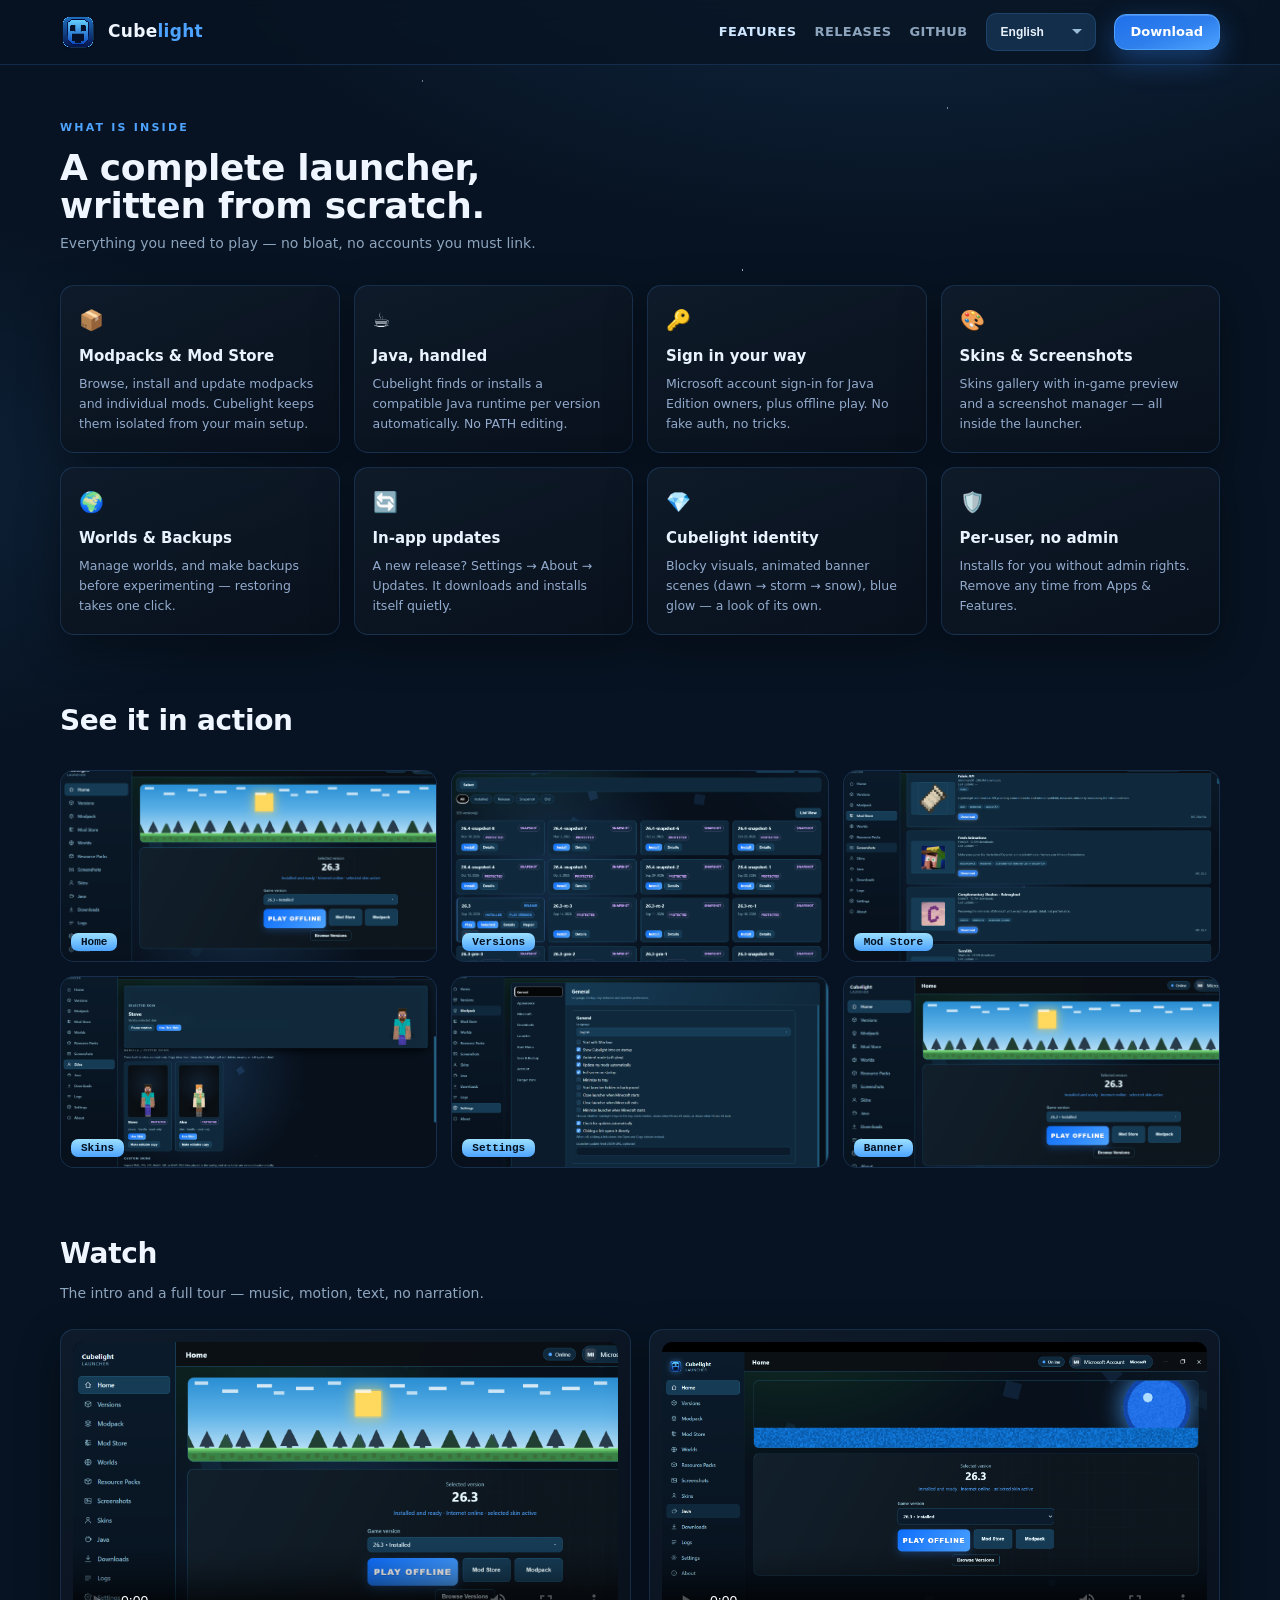
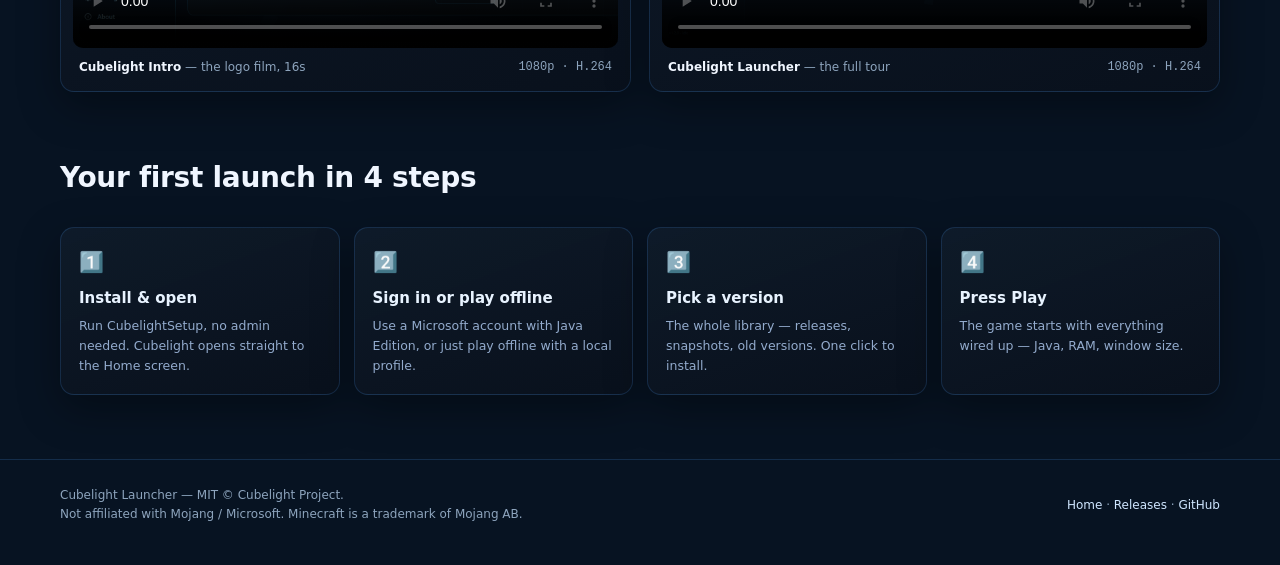
<file: docs/features.html>
<!DOCTYPE html>
<html lang="en" dir="ltr">
<head>
<meta charset="utf-8">
<meta name="viewport" content="width=device-width, initial-scale=1">
<title>Features — Cubelight Launcher</title>
<meta name="description" content="Everything Cubelight Launcher does: modpacks, mod store, Java auto-installer, skins, worlds, backups, accounts and in-app updates.">
<link rel="icon" href="assets/app-icon.png" type="image/png">
<link rel="stylesheet" href="assets/style.css">
</head>
<body class="stars">

<header class="nav">
  <div class="wrap">
    <a class="brand" href="index.html"><img src="assets/app-icon.png" alt="Cubelight icon"><span class="name">Cube<span>light</span></span></a>
    <div class="spacer"></div>
    <a class="link optional active" href="features.html" data-i18n="nav.features">Features</a>
    <a class="link optional" href="releases.html" data-i18n="nav.releases">Releases</a>
    <a class="link optional" href="https://github.com/nnssti/Cubelight-Launcher" data-i18n="nav.github">GitHub</a>
    <select class="lang-select" aria-label="Language"></select>
    <a class="btn primary small" href="https://github.com/nnssti/Cubelight-Launcher/releases/latest" data-i18n="nav.download">Download</a>
  </div>
</header>

<main>
<section style="padding-top:48px">
  <div class="wrap">
    <p class="eyebrow" data-i18n="feat.eyebrow">What is inside</p>
    <h1 class="section-title" style="font-size:36px" data-i18n="feat.title" data-i18n-html="true">A complete launcher,<br>written from scratch.</h1>
    <p class="section-sub" data-i18n="feat.sub">Everything you need to play — no bloat, no accounts you must link.</p>
    <div class="features" style="margin-top:30px">
      <div class="card"><div class="icon">📦</div><h3 data-i18n="feat.card1.title">Modpacks &amp; Mod Store</h3><p data-i18n="feat.card1.text">Browse, install and update modpacks and individual mods. Cubelight keeps them isolated from your main setup.</p></div>
      <div class="card"><div class="icon">☕</div><h3 data-i18n="feat.card2.title">Java, handled</h3><p data-i18n="feat.card2.text">Cubelight finds or installs a compatible Java runtime per version automatically. No PATH editing.</p></div>
      <div class="card"><div class="icon">🔑</div><h3 data-i18n="feat.card3.title">Sign in your way</h3><p data-i18n="feat.card3.text">Microsoft account sign-in for Java Edition owners, plus offline play. No fake auth, no tricks.</p></div>
      <div class="card"><div class="icon">🎨</div><h3 data-i18n="feat.card4.title">Skins &amp; Screenshots</h3><p data-i18n="feat.card4.text">Skins gallery with in-game preview and a screenshot manager — all inside the launcher.</p></div>
      <div class="card"><div class="icon">🌍</div><h3 data-i18n="feat.card5.title">Worlds &amp; Backups</h3><p data-i18n="feat.card5.text">Manage worlds, and make backups before experimenting — restoring takes one click.</p></div>
      <div class="card"><div class="icon">🔄</div><h3 data-i18n="feat.card6.title">In-app updates</h3><p data-i18n="feat.card6.text">A new release? Settings → About → Updates. It downloads and installs itself quietly.</p></div>
      <div class="card"><div class="icon">💎</div><h3 data-i18n="feat.card7.title">Cubelight identity</h3><p data-i18n="feat.card7.text">Blocky visuals, animated banner scenes (dawn → storm → snow), blue glow — a look of its own.</p></div>
      <div class="card"><div class="icon">🛡️</div><h3 data-i18n="feat.card8.title">Per-user, no admin</h3><p data-i18n="feat.card8.text">Installs for you without admin rights. Remove any time from Apps &amp; Features.</p></div>
    </div>
  </div>
</section>

<section style="padding-top:0">
  <div class="wrap">
    <h2 class="section-title" data-i18n="feat.shots.title">See it in action</h2>
    <div class="gallery">
      <button class="shot" data-full="assets/shot-home.png" data-caption="Home — 26.3 ready to play"><img src="assets/shot-home.png" alt="Home"><span class="tag">Home</span></button>
      <button class="shot" data-full="assets/shots/shot-versions.png" data-caption="Versions — everything in one list"><img src="assets/shots/shot-versions.png" alt="Versions"><span class="tag">Versions</span></button>
      <button class="shot" data-full="assets/shots/shot-mods.png" data-caption="Mod Store — one-click installs"><img src="assets/shots/shot-mods.png" alt="Mod Store"><span class="tag">Mod Store</span></button>
      <button class="shot" data-full="assets/shots/shot-skins.png" data-caption="Skins — vanilla + your own"><img src="assets/shots/shot-skins.png" alt="Skins"><span class="tag">Skins</span></button>
      <button class="shot" data-full="assets/shots/shot-settings.png" data-caption="Settings — everything in one place"><img src="assets/shots/shot-settings.png" alt="Settings"><span class="tag">Settings</span></button>
      <button class="shot" data-full="assets/shot-home.png" data-caption="Home screen running the banner scene"><img src="assets/shot-home.png" alt="Banner" style="object-position:top"><span class="tag">Banner</span></button>
    </div>
  </div>
</section>

<section id="watch" style="padding-top:0">
  <div class="wrap">
    <h2 class="section-title" data-i18n="feat.watch.title">Watch</h2>
    <p class="section-sub" data-i18n="feat.watch.sub">The intro and a full tour — music, motion, text, no narration.</p>
    <div class="watch-grid">
      <figure class="media-card">
        <video controls preload="metadata" poster="assets/shot-home.png" src="https://github.com/nnssti/Cubelight-Launcher/releases/download/v1.2.1/cubelight-intro.mp4"></video>
        <figcaption><span><b>Cubelight Intro</b> — the logo film, 16s</span><span class="meta">1080p · H.264</span></figcaption>
      </figure>
      <figure class="media-card">
        <video controls preload="metadata" poster="assets/shots/shot-home-1.2.0.png" src="https://github.com/nnssti/Cubelight-Launcher/releases/download/v1.2.1/cubelight-promo.mp4"></video>
        <figcaption><span><b>Cubelight Launcher</b> — the full tour</span><span class="meta">1080p · H.264</span></figcaption>
      </figure>
    </div>
  </div>
</section>

<section style="padding-top:0">
  <div class="wrap">
    <h2 class="section-title" data-i18n="feat.how.title">Your first launch in 4 steps</h2>
    <div class="features" style="grid-template-columns: repeat(4, 1fr); margin-top:26px">
      <div class="card"><div class="icon">1️⃣</div><h3 data-i18n="feat.step1.title">Install &amp; open</h3><p data-i18n="feat.step1.text">Run CubelightSetup, no admin needed. Cubelight opens straight to the Home screen.</p></div>
      <div class="card"><div class="icon">2️⃣</div><h3 data-i18n="feat.step2.title">Sign in or play offline</h3><p data-i18n="feat.step2.text">Use a Microsoft account with Java Edition, or just play offline with a local profile.</p></div>
      <div class="card"><div class="icon">3️⃣</div><h3 data-i18n="feat.step3.title">Pick a version</h3><p data-i18n="feat.step3.text">The whole library — releases, snapshots, old versions. One click to install.</p></div>
      <div class="card"><div class="icon">4️⃣</div><h3 data-i18n="feat.step4.title">Press Play</h3><p data-i18n="feat.step4.text">The game starts with everything wired up — Java, RAM, window size.</p></div>
    </div>
  </div>
</section>
</main>

<footer>
  <div class="wrap foot-wrap">
    <span data-i18n="footer.copy" data-i18n-html="true">Cubelight Launcher — MIT © Cubelight Project.<br>Not affiliated with Mojang / Microsoft.</span>
    <span><a href="index.html" data-i18n="footer.home">Home</a> · <a href="releases.html" data-i18n="footer.releases">Releases</a> · <a href="https://github.com/nnssti/Cubelight-Launcher" data-i18n="footer.github">GitHub</a></span>
  </div>
</footer>

<div class="lightbox" id="lightbox" role="dialog" aria-label="Screenshot preview">
  <button type="button" aria-label="Close">✕</button>
  <img id="lightbox-img" alt="">
  <p id="lightbox-cap"></p>
</div>

<script>
  (function () {
    var lb = document.getElementById('lightbox');
    var img = document.getElementById('lightbox-img');
    var cap = document.getElementById('lightbox-cap');
    document.querySelectorAll('.shot').forEach(function (btn) {
      btn.addEventListener('click', function () {
        img.src = btn.getAttribute('data-full');
        cap.textContent = btn.getAttribute('data-caption') || '';
        lb.classList.add('open');
      });
    });
    lb.addEventListener('click', function (e) { if (e.target === lb || e.target.tagName === 'BUTTON') lb.classList.remove('open'); });
    document.addEventListener('keydown', function (e) { if (e.key === 'Escape') lb.classList.remove('open'); });
  })();
</script>

<script src="assets/i18n.js"></script>
<script>document.addEventListener('DOMContentLoaded', function () { CI18N.mount(); });</script>
</body>
</html>
</file>
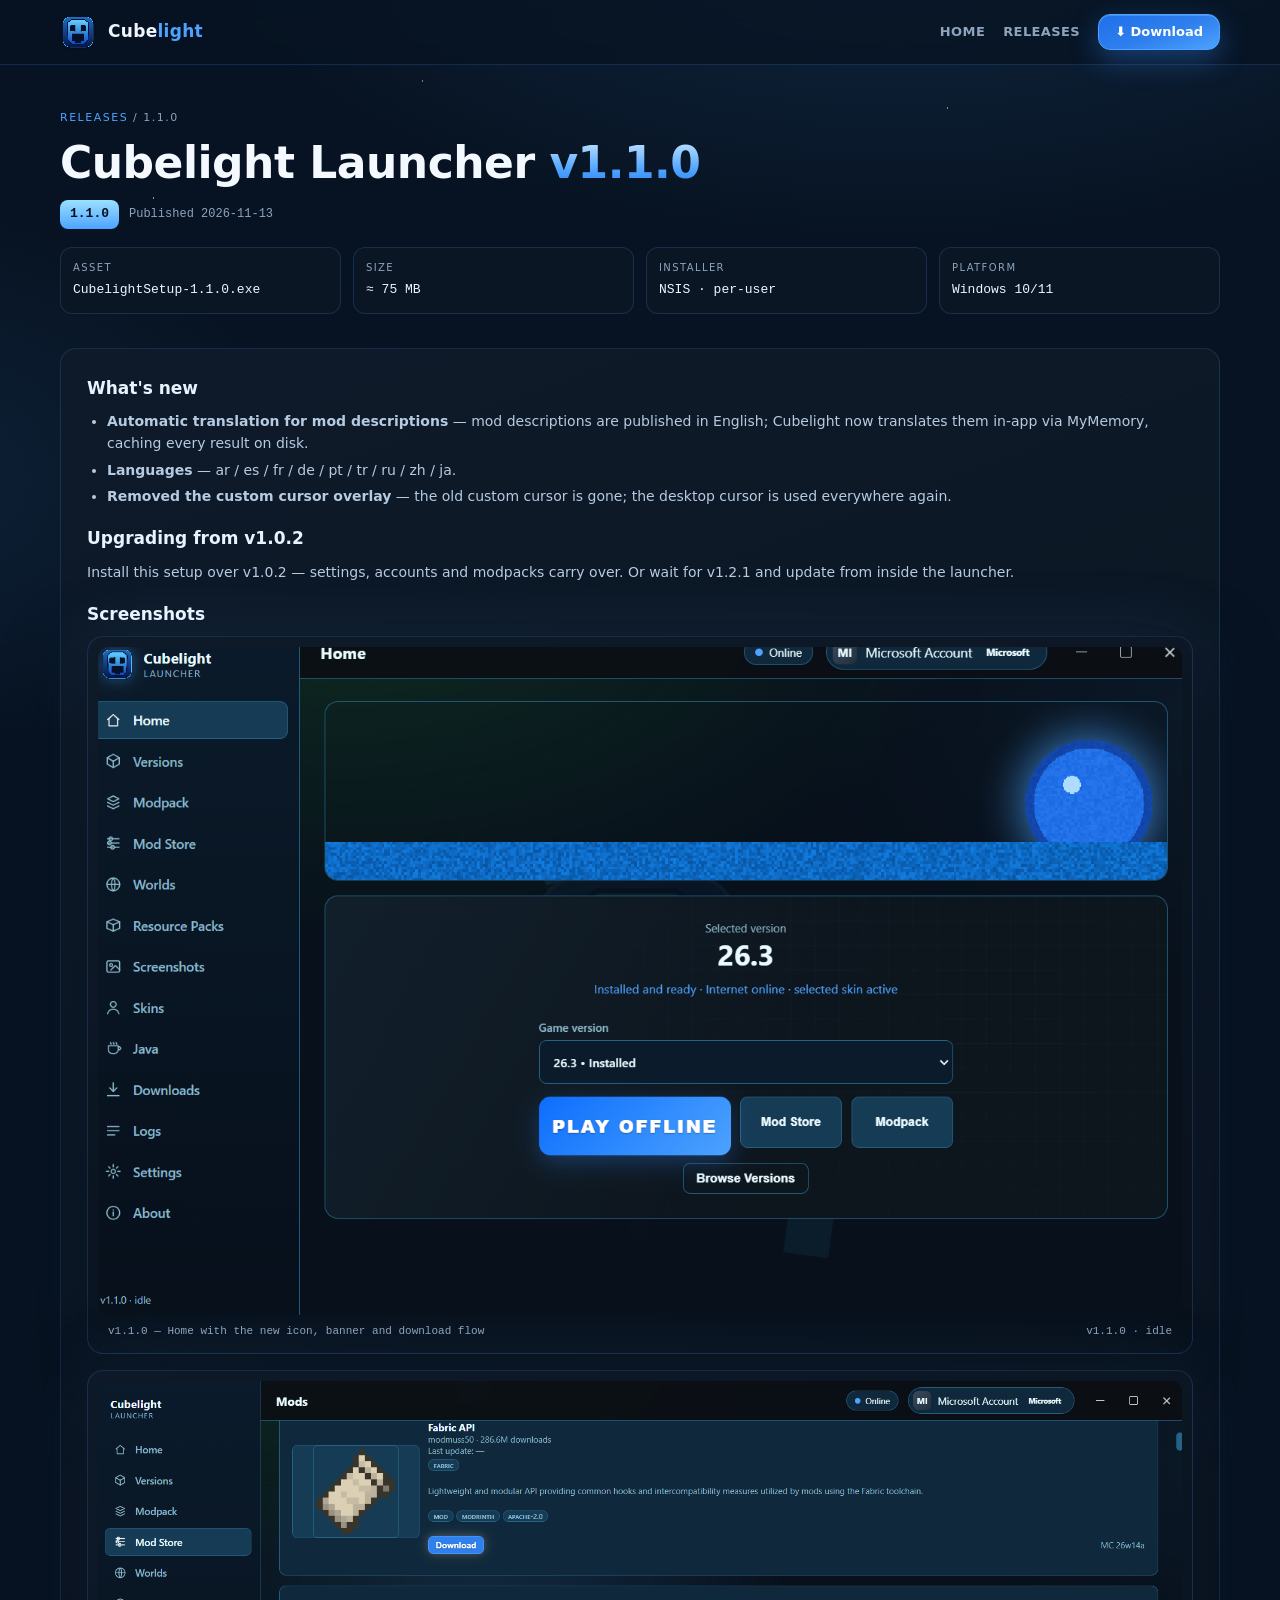
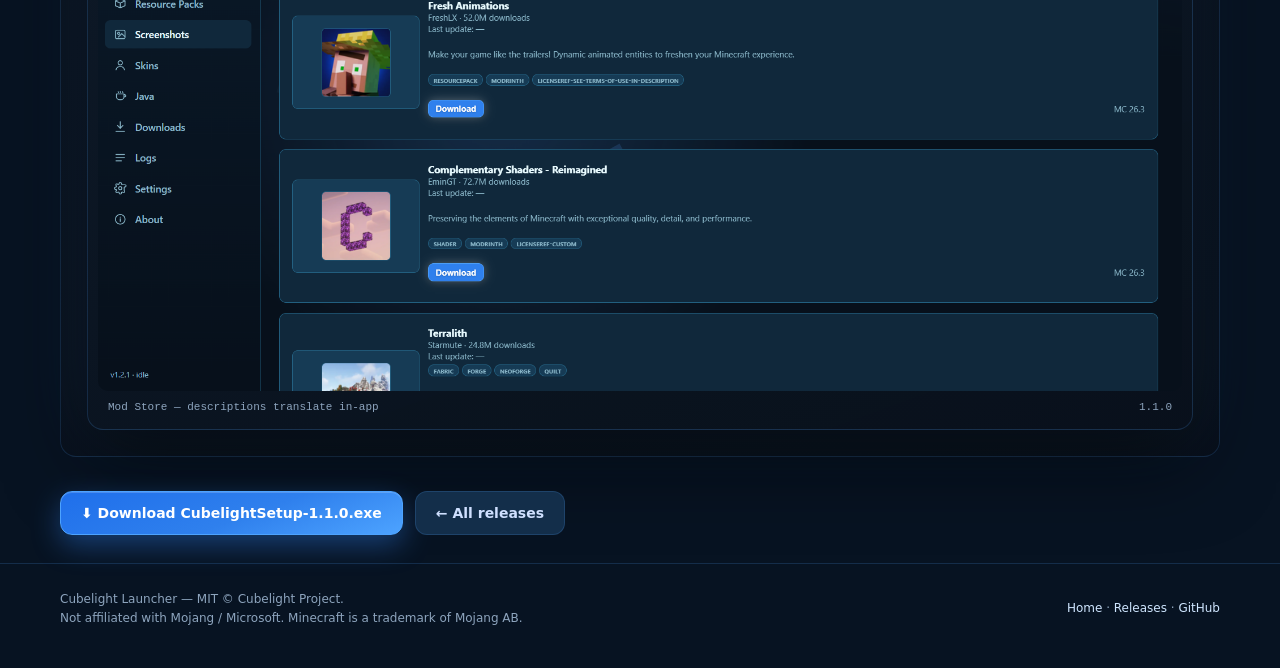
<file: docs/release-1.1.0.html>
<!DOCTYPE html>
<html lang="en" dir="ltr">
<head>
<meta charset="utf-8">
<meta name="viewport" content="width=device-width, initial-scale=1">
<title>Cubelight Launcher v1.1.0 — Release notes</title>
<meta name="description" content="What's new in Cubelight Launcher v1.1.0: automatic translation of mod descriptions (MyMemory, disk-cached, 9 languages) and removal of the custom cursor.">
<link rel="icon" href="assets/app-icon.png" type="image/png">
<link rel="stylesheet" href="assets/style.css">
</head>
<body class="stars">

<header class="nav">
  <div class="wrap">
    <a class="brand" href="index.html"><img src="assets/app-icon.png" alt="Cubelight icon"><span class="name">Cube<span>light</span></span></a>
    <div class="spacer"></div>
    <a class="link optional" href="index.html">Home</a>
    <a class="link" href="releases.html">Releases</a>
    <a class="btn primary small" href="https://github.com/nnssti/Cubelight-Launcher/releases/download/1.1.0/CubelightSetup-1.1.0.exe">⬇ Download</a>
  </div>
</header>

<main>
<section class="version-hero">
  <div class="wrap">
    <p class="crumb"><a href="releases.html">Releases</a> / 1.1.0</p>
    <h1 class="release">Cubelight Launcher <span class="b">v1.1.0</span></h1>
    <div style="display:flex;gap:10px;align-items:center;margin-top:14px;flex-wrap:wrap">
      <span class="tag">1.1.0</span>
      <span class="meta">Published 2026-11-13</span>
    </div>

    <div class="spec-grid">
      <div class="spec"><div class="k">Asset</div><div class="v">CubelightSetup-1.1.0.exe</div></div>
      <div class="spec"><div class="k">Size</div><div class="v">≈ 75 MB</div></div>
      <div class="spec"><div class="k">Installer</div><div class="v">NSIS · per-user</div></div>
      <div class="spec"><div class="k">Platform</div><div class="v">Windows 10/11</div></div>
    </div>

    <div class="release-body">
      <h2>What's new</h2>
      <ul>
        <li><strong>Automatic translation for mod descriptions</strong> — mod descriptions are published in English; Cubelight now translates them in-app via MyMemory, caching every result on disk.</li>
        <li><strong>Languages</strong> — ar / es / fr / de / pt / tr / ru / zh / ja.</li>
        <li><strong>Removed the custom cursor overlay</strong> — the old custom cursor is gone; the desktop cursor is used everywhere again.</li>
      </ul>

      <h2>Upgrading from v1.0.2</h2>
      <p>Install this setup over v1.0.2 — settings, accounts and modpacks carry over. Or wait for v1.2.1 and update from inside the launcher.</p>

      <h2>Screenshots</h2>
      <figure class="shot-frame" style="margin-top:8px">
        <img src="assets/shots/shot-home-1.1.0.png" alt="Cubelight Launcher v1.1.0 home">
        <figcaption class="shot-caption"><span>v1.1.0 — Home with the new icon, banner and download flow</span><span>v1.1.0 · idle</span></figcaption>
      </figure>
      <figure class="shot-frame" style="margin-top:16px">
        <img src="assets/shots/shot-mods.png" alt="Mod Store with translated mod descriptions">
        <figcaption class="shot-caption"><span>Mod Store — descriptions translate in-app</span><span>1.1.0</span></figcaption>
      </figure>
    </div>

    <div class="cta" style="padding-bottom:20px">
      <a class="btn primary" href="https://github.com/nnssti/Cubelight-Launcher/releases/download/1.1.0/CubelightSetup-1.1.0.exe">⬇ Download CubelightSetup-1.1.0.exe</a>
      <a class="btn" href="releases.html">← All releases</a>
    </div>
  </div>
</section>
</main>

<footer>
  <div class="wrap foot-wrap">
    <span>Cubelight Launcher — MIT © Cubelight Project.<br>Not affiliated with Mojang / Microsoft. Minecraft is a trademark of Mojang AB.</span>
    <span><a href="index.html">Home</a> · <a href="releases.html">Releases</a> · <a href="https://github.com/nnssti/Cubelight-Launcher">GitHub</a></span>
  </div>
</footer>
</body>
</html>
</file>
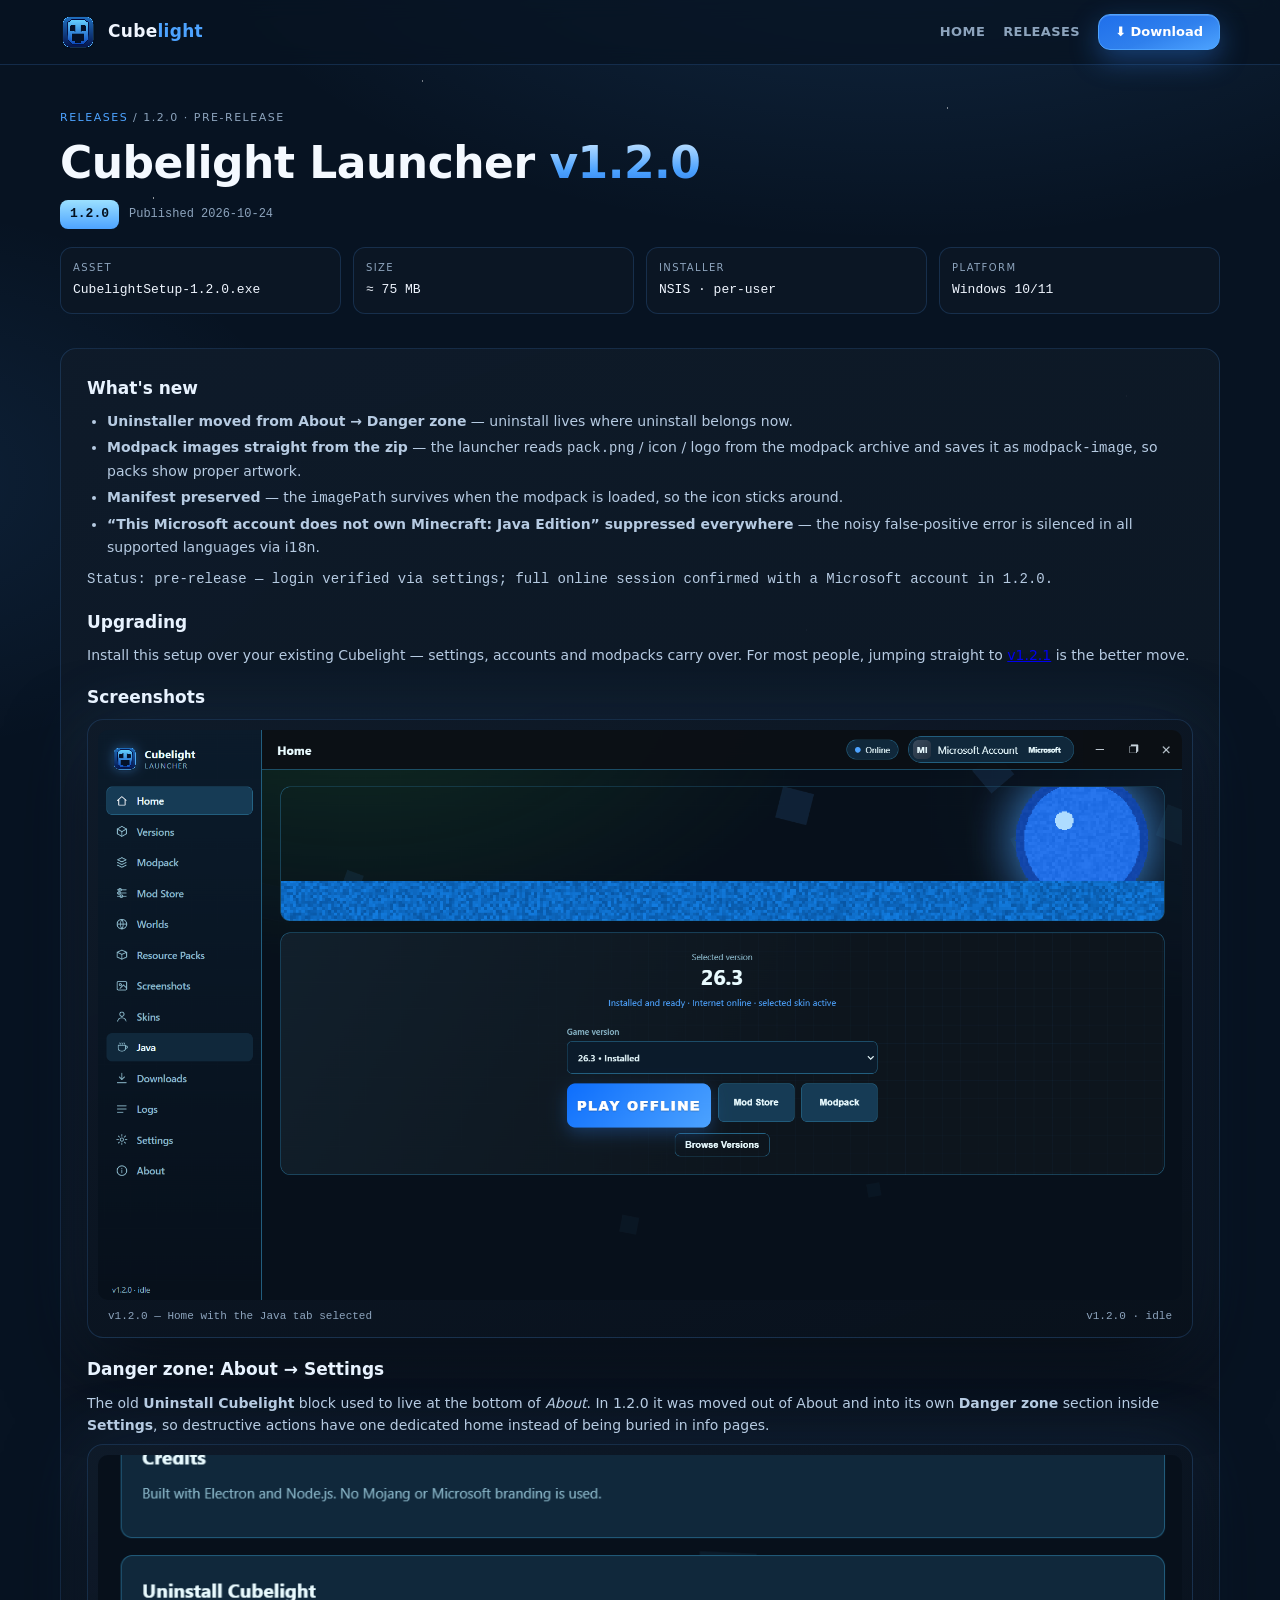
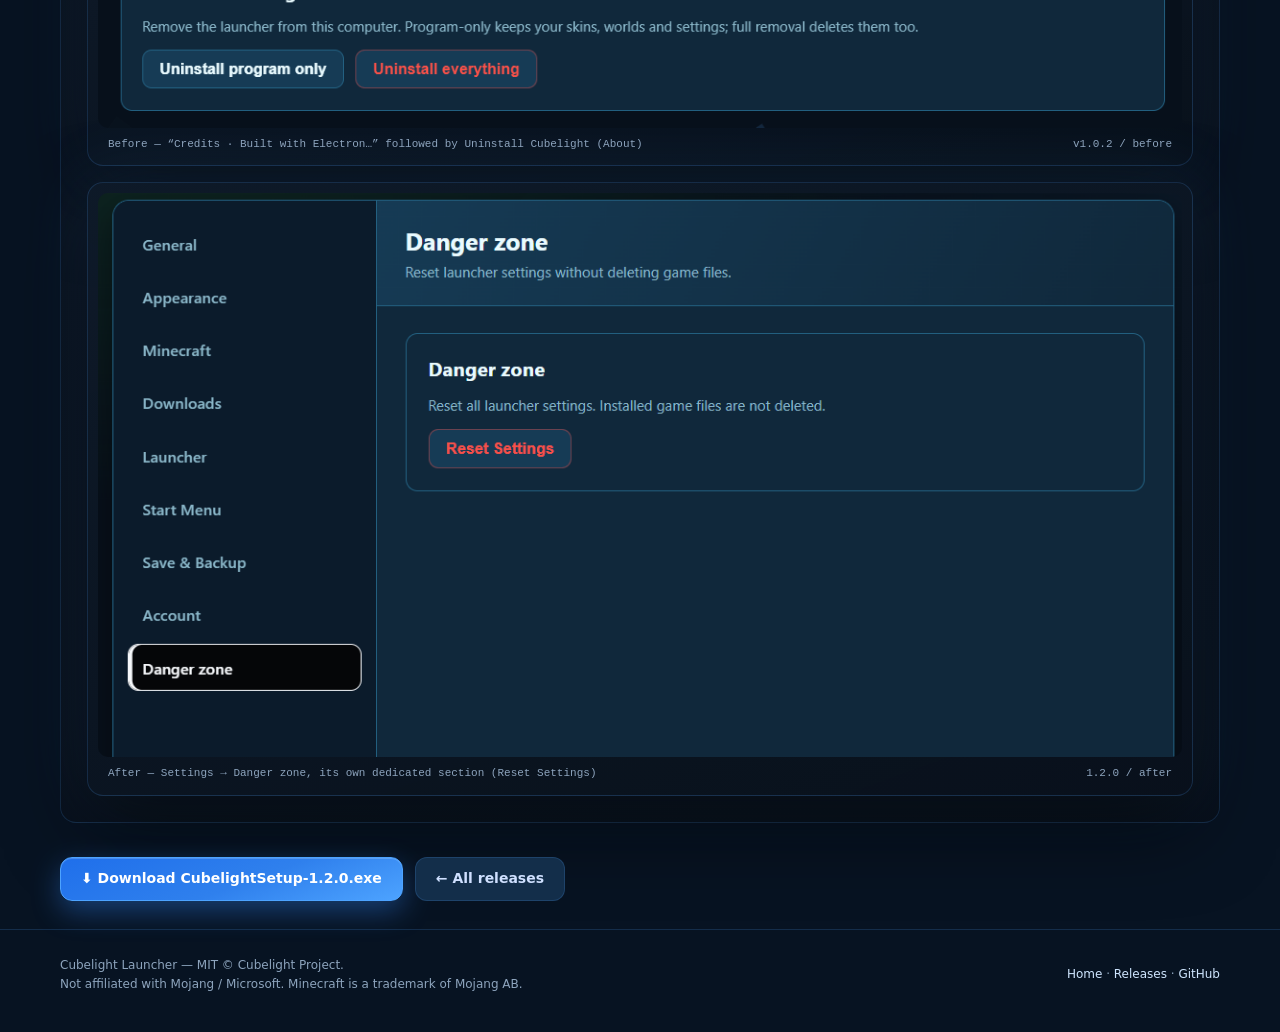
<file: docs/release-1.2.0.html>
<!DOCTYPE html>
<html lang="en" dir="ltr">
<head>
<meta charset="utf-8">
<meta name="viewport" content="width=device-width, initial-scale=1">
<title>Cubelight Launcher  v1.2.0 — Release notes</title>
<meta name="description" content="What's new in Cubelight Launcher v1.2.0: uninstall moved to Danger zone, modpack images read from the zip (pack.png / icon / logo), manifest keeps the imagePath, and the 'Java Edition not owned' error is suppressed across translations.">
<link rel="icon" href="assets/app-icon.png" type="image/png">
<link rel="stylesheet" href="assets/style.css">
</head>
<body class="stars">

<header class="nav">
  <div class="wrap">
    <a class="brand" href="index.html"><img src="assets/app-icon.png" alt="Cubelight icon"><span class="name">Cube<span>light</span></span></a>
    <div class="spacer"></div>
    <a class="link optional" href="index.html">Home</a>
    <a class="link" href="releases.html">Releases</a>
    <a class="btn primary small" href="https://github.com/nnssti/Cubelight-Launcher/releases/download/1.2.0/CubelightSetup-1.2.0.exe">⬇ Download</a>
  </div>
</header>

<main>
<section class="version-hero">
  <div class="wrap">
    <p class="crumb"><a href="releases.html">Releases</a> / 1.2.0 <span style="color:var(--muted)">· pre-release</span></p>
    <h1 class="release">Cubelight Launcher <span class="b">v1.2.0</span></h1>
    <div style="display:flex;gap:10px;align-items:center;margin-top:14px;flex-wrap:wrap">
      <span class="tag">1.2.0</span>
      <span class="meta">Published 2026-10-24</span>
    </div>

    <div class="spec-grid">
      <div class="spec"><div class="k">Asset</div><div class="v">CubelightSetup-1.2.0.exe</div></div>
      <div class="spec"><div class="k">Size</div><div class="v">≈ 75 MB</div></div>
      <div class="spec"><div class="k">Installer</div><div class="v">NSIS · per-user</div></div>
      <div class="spec"><div class="k">Platform</div><div class="v">Windows 10/11</div></div>
    </div>

    <div class="release-body">
      <h2>What's new</h2>
      <ul>
        <li><strong>Uninstaller moved from About → Danger zone</strong> — uninstall lives where uninstall belongs now.</li>
        <li><strong>Modpack images straight from the zip</strong> — the launcher reads <code>pack.png</code> / icon / logo from the modpack archive and saves it as <code>modpack-image</code>, so packs show proper artwork.</li>
        <li><strong>Manifest preserved</strong> — the <code>imagePath</code> survives when the modpack is loaded, so the icon sticks around.</li>
        <li><strong>“This Microsoft account does not own Minecraft: Java Edition” suppressed everywhere</strong> — the noisy false-positive error is silenced in all supported languages via i18n.</li>
      </ul>
      <p class="meta" style="margin-top:10px">Status: pre-release — login verified via settings; full online session confirmed with a Microsoft account in 1.2.0.</p>

      <h2>Upgrading</h2>
      <p>Install this setup over your existing Cubelight — settings, accounts and modpacks carry over. For most people, jumping straight to <a href="release-v1.2.1.html">v1.2.1</a> is the better move.</p>

      <h2>Screenshots</h2>
      <figure class="shot-frame" style="margin-top:8px">
        <img src="assets/shots/shot-home-1.2.0.png" alt="Cubelight Launcher v1.2.0 home">
        <figcaption class="shot-caption"><span>v1.2.0 — Home with the Java tab selected</span><span>v1.2.0 · idle</span></figcaption>
      </figure>

      <h2>Danger zone: About → Settings</h2>
      <p>The old <strong>Uninstall Cubelight</strong> block used to live at the bottom of <em>About</em>. In 1.2.0 it was moved out of About and into its own <strong>Danger zone</strong> section inside <strong>Settings</strong>, so destructive actions have one dedicated home instead of being buried in info pages.</p>
      <figure class="shot-frame" style="margin-top:8px">
        <img src="assets/shots/shot-about-uninstall-old.png" alt="Before: Uninstall Cubelight section inside About">
        <figcaption class="shot-caption"><span>Before — “Credits · Built with Electron…” followed by Uninstall Cubelight (About)</span><span>v1.0.2 / before</span></figcaption>
      </figure>
      <figure class="shot-frame" style="margin-top:16px">
        <img src="assets/shots/shot-danger-zone-after.png" alt="After: dedicated Danger zone section in Settings">
        <figcaption class="shot-caption"><span>After — Settings → Danger zone, its own dedicated section (Reset Settings)</span><span>1.2.0 / after</span></figcaption>
      </figure>
    </div>

    <div class="cta" style="padding-bottom:20px">
      <a class="btn primary" href="https://github.com/nnssti/Cubelight-Launcher/releases/download/1.2.0/CubelightSetup-1.2.0.exe">⬇ Download CubelightSetup-1.2.0.exe</a>
      <a class="btn" href="releases.html">← All releases</a>
    </div>
  </div>
</section>
</main>

<footer>
  <div class="wrap foot-wrap">
    <span>Cubelight Launcher — MIT © Cubelight Project.<br>Not affiliated with Mojang / Microsoft. Minecraft is a trademark of Mojang AB.</span>
    <span><a href="index.html">Home</a> · <a href="releases.html">Releases</a> · <a href="https://github.com/nnssti/Cubelight-Launcher">GitHub</a></span>
  </div>
</footer>
</body>
</html>
</file>
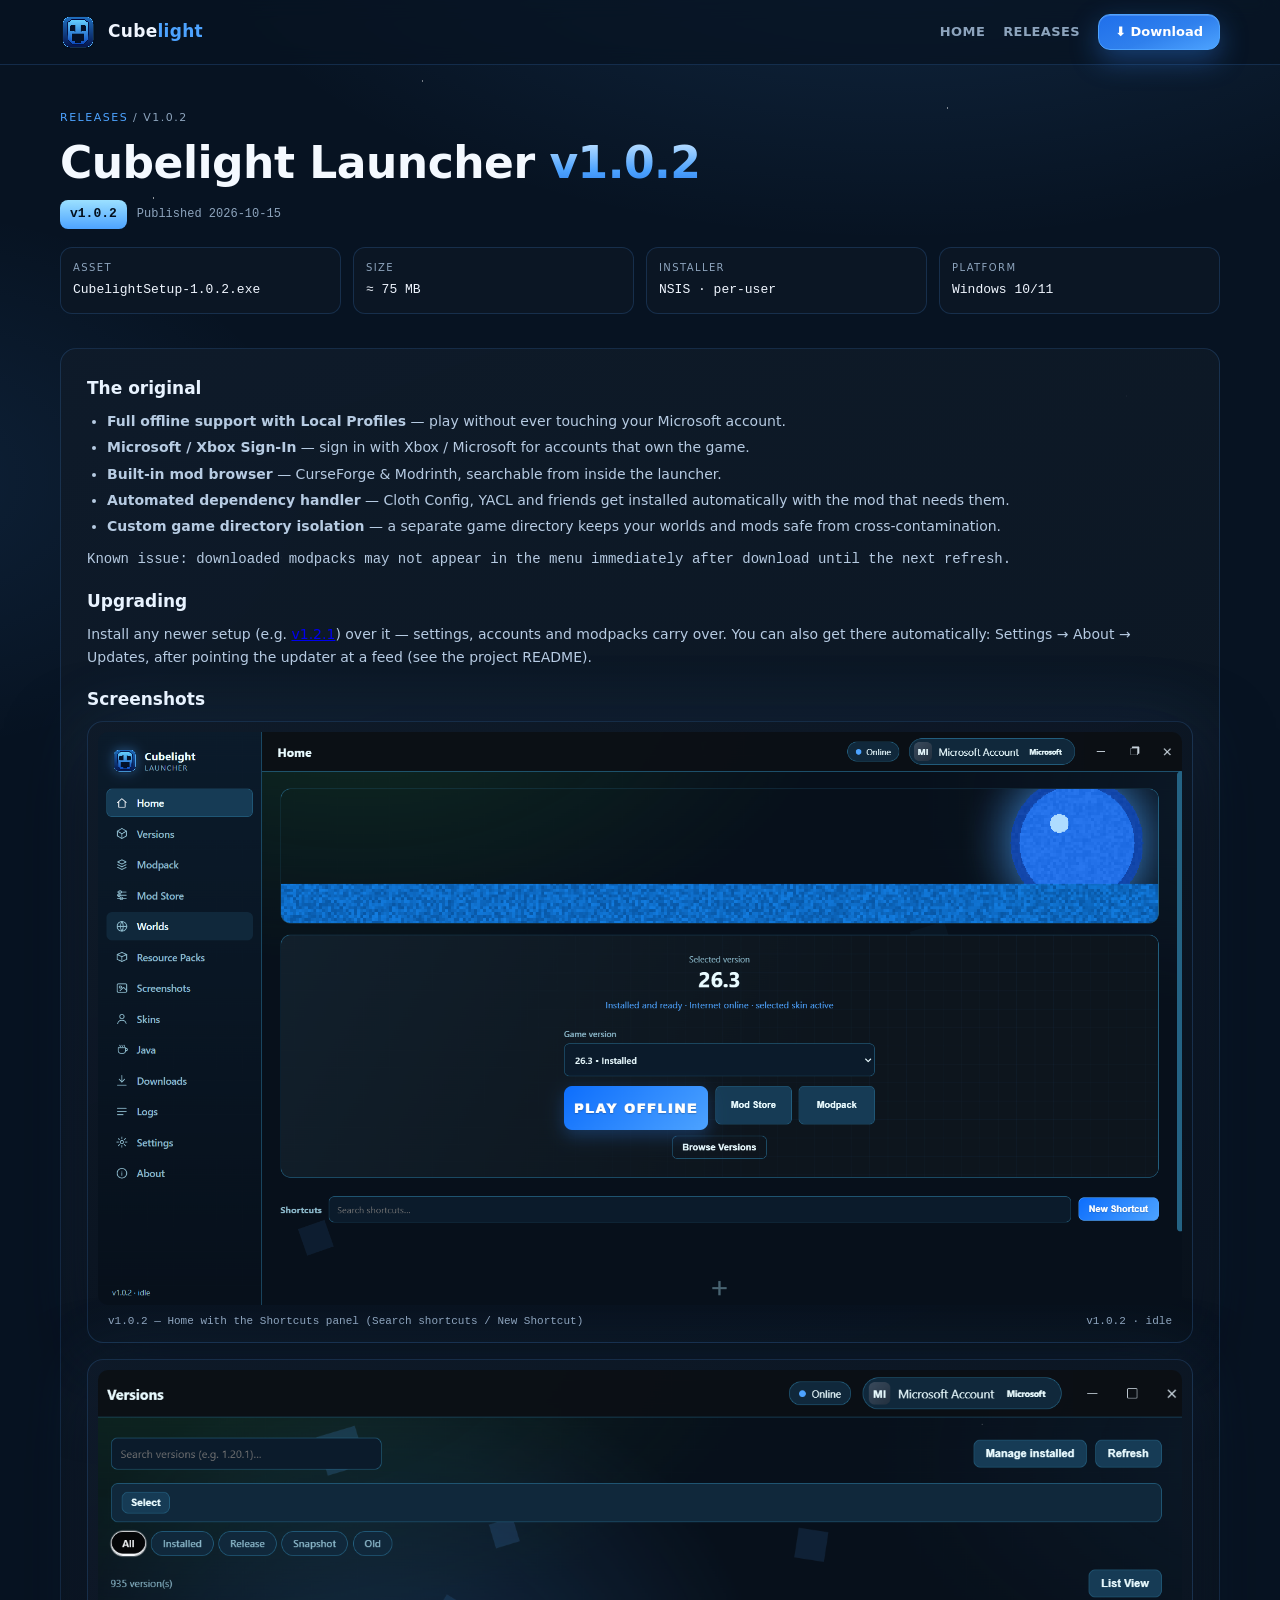
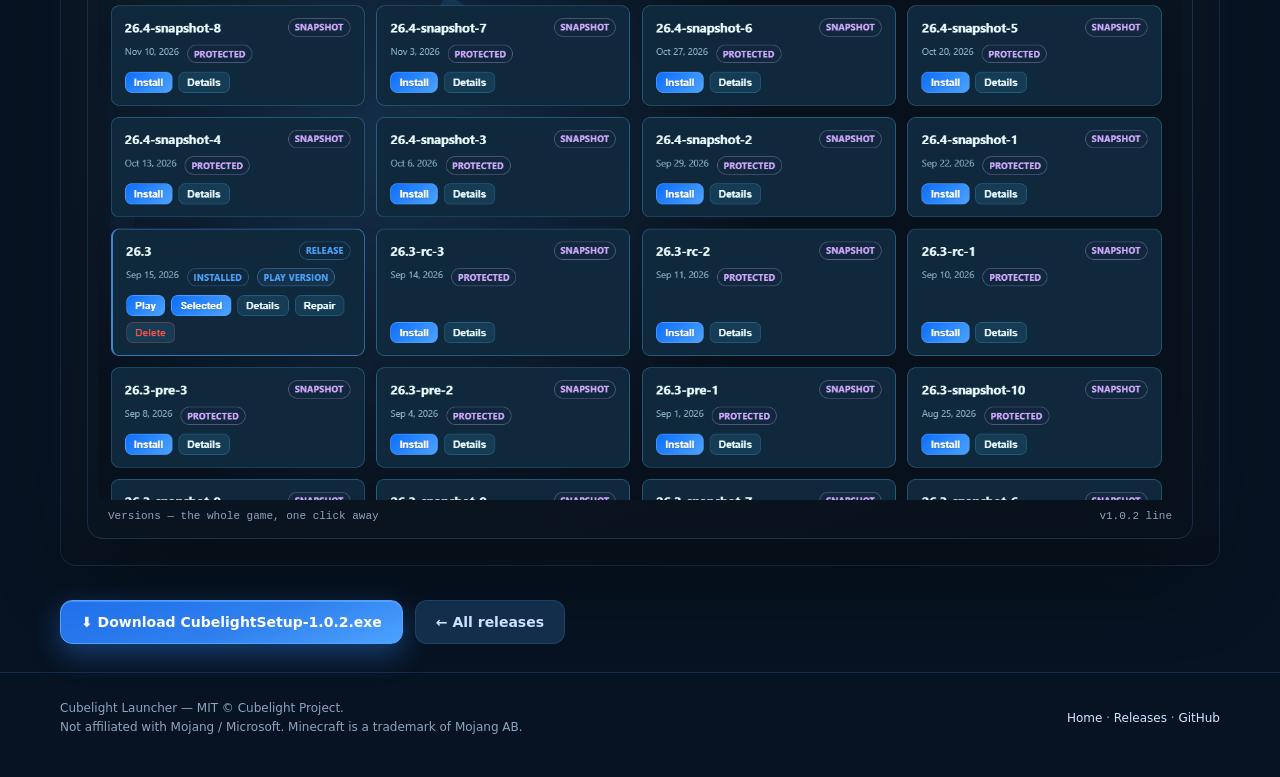
<file: docs/release-v1.0.2.html>
<!DOCTYPE html>
<html lang="en" dir="ltr">
<head>
<meta charset="utf-8">
<meta name="viewport" content="width=device-width, initial-scale=1">
<title>Cubelight Launcher v1.0.2 — Release notes</title>
<meta name="description" content="Cubelight Launcher v1.0.2: full offline support with local profiles, Microsoft / Xbox sign-in, built-in CurseForge & Modrinth mod browser, automatic dependency handler (Cloth Config, YACL) and custom game-directory isolation.">
<link rel="icon" href="assets/app-icon.png" type="image/png">
<link rel="stylesheet" href="assets/style.css">
</head>
<body class="stars">

<header class="nav">
  <div class="wrap">
    <a class="brand" href="index.html"><img src="assets/app-icon.png" alt="Cubelight icon"><span class="name">Cube<span>light</span></span></a>
    <div class="spacer"></div>
    <a class="link optional" href="index.html">Home</a>
    <a class="link" href="releases.html">Releases</a>
    <a class="btn primary small" href="https://github.com/nnssti/Cubelight-Launcher/releases/download/v1.0.2/CubelightSetup-1.0.2.exe">⬇ Download</a>
  </div>
</header>

<main>
<section class="version-hero">
  <div class="wrap">
    <p class="crumb"><a href="releases.html">Releases</a> / v1.0.2</p>
    <h1 class="release">Cubelight Launcher <span class="b">v1.0.2</span></h1>
    <div style="display:flex;gap:10px;align-items:center;margin-top:14px;flex-wrap:wrap">
      <span class="tag">v1.0.2</span>
      <span class="meta">Published 2026-10-15</span>
    </div>

    <div class="spec-grid">
      <div class="spec"><div class="k">Asset</div><div class="v">CubelightSetup-1.0.2.exe</div></div>
      <div class="spec"><div class="k">Size</div><div class="v">≈ 75 MB</div></div>
      <div class="spec"><div class="k">Installer</div><div class="v">NSIS · per-user</div></div>
      <div class="spec"><div class="k">Platform</div><div class="v">Windows 10/11</div></div>
    </div>

    <div class="release-body">
      <h2>The original</h2>
      <ul>
        <li><strong>Full offline support with Local Profiles</strong> — play without ever touching your Microsoft account.</li>
        <li><strong>Microsoft / Xbox Sign-In</strong> — sign in with Xbox / Microsoft for accounts that own the game.</li>
        <li><strong>Built-in mod browser</strong> — CurseForge &amp; Modrinth, searchable from inside the launcher.</li>
        <li><strong>Automated dependency handler</strong> — Cloth Config, YACL and friends get installed automatically with the mod that needs them.</li>
        <li><strong>Custom game directory isolation</strong> — a separate game directory keeps your worlds and mods safe from cross-contamination.</li>
      </ul>
      <p class="meta" style="margin-top:10px">Known issue: downloaded modpacks may not appear in the menu immediately after download until the next refresh.</p>

      <h2>Upgrading</h2>
      <p>Install any newer setup (e.g. <a href="release-v1.2.1.html">v1.2.1</a>) over it — settings, accounts and modpacks carry over. You can also get there automatically: Settings → About → Updates, after pointing the updater at a feed (see the project README).</p>

      <h2>Screenshots</h2>
      <figure class="shot-frame" style="margin-top:8px">
        <img src="assets/shots/shot-home-1.0.2.png" alt="Cubelight Launcher v1.0.2 home with Shortcuts bar">
        <figcaption class="shot-caption"><span>v1.0.2 — Home with the Shortcuts panel (Search shortcuts / New Shortcut)</span><span>v1.0.2 · idle</span></figcaption>
      </figure>
      <figure class="shot-frame" style="margin-top:16px">
        <img src="assets/shots/shot-versions.png" alt="Versions library">
        <figcaption class="shot-caption"><span>Versions — the whole game, one click away</span><span>v1.0.2 line</span></figcaption>
      </figure>
    </div>

    <div class="cta" style="padding-bottom:20px">
      <a class="btn primary" href="https://github.com/nnssti/Cubelight-Launcher/releases/download/v1.0.2/CubelightSetup-1.0.2.exe">⬇ Download CubelightSetup-1.0.2.exe</a>
      <a class="btn" href="releases.html">← All releases</a>
    </div>
  </div>
</section>
</main>

<footer>
  <div class="wrap foot-wrap">
    <span>Cubelight Launcher — MIT © Cubelight Project.<br>Not affiliated with Mojang / Microsoft. Minecraft is a trademark of Mojang AB.</span>
    <span><a href="index.html">Home</a> · <a href="releases.html">Releases</a> · <a href="https://github.com/nnssti/Cubelight-Launcher">GitHub</a></span>
  </div>
</footer>
</body>
</html>
</file>
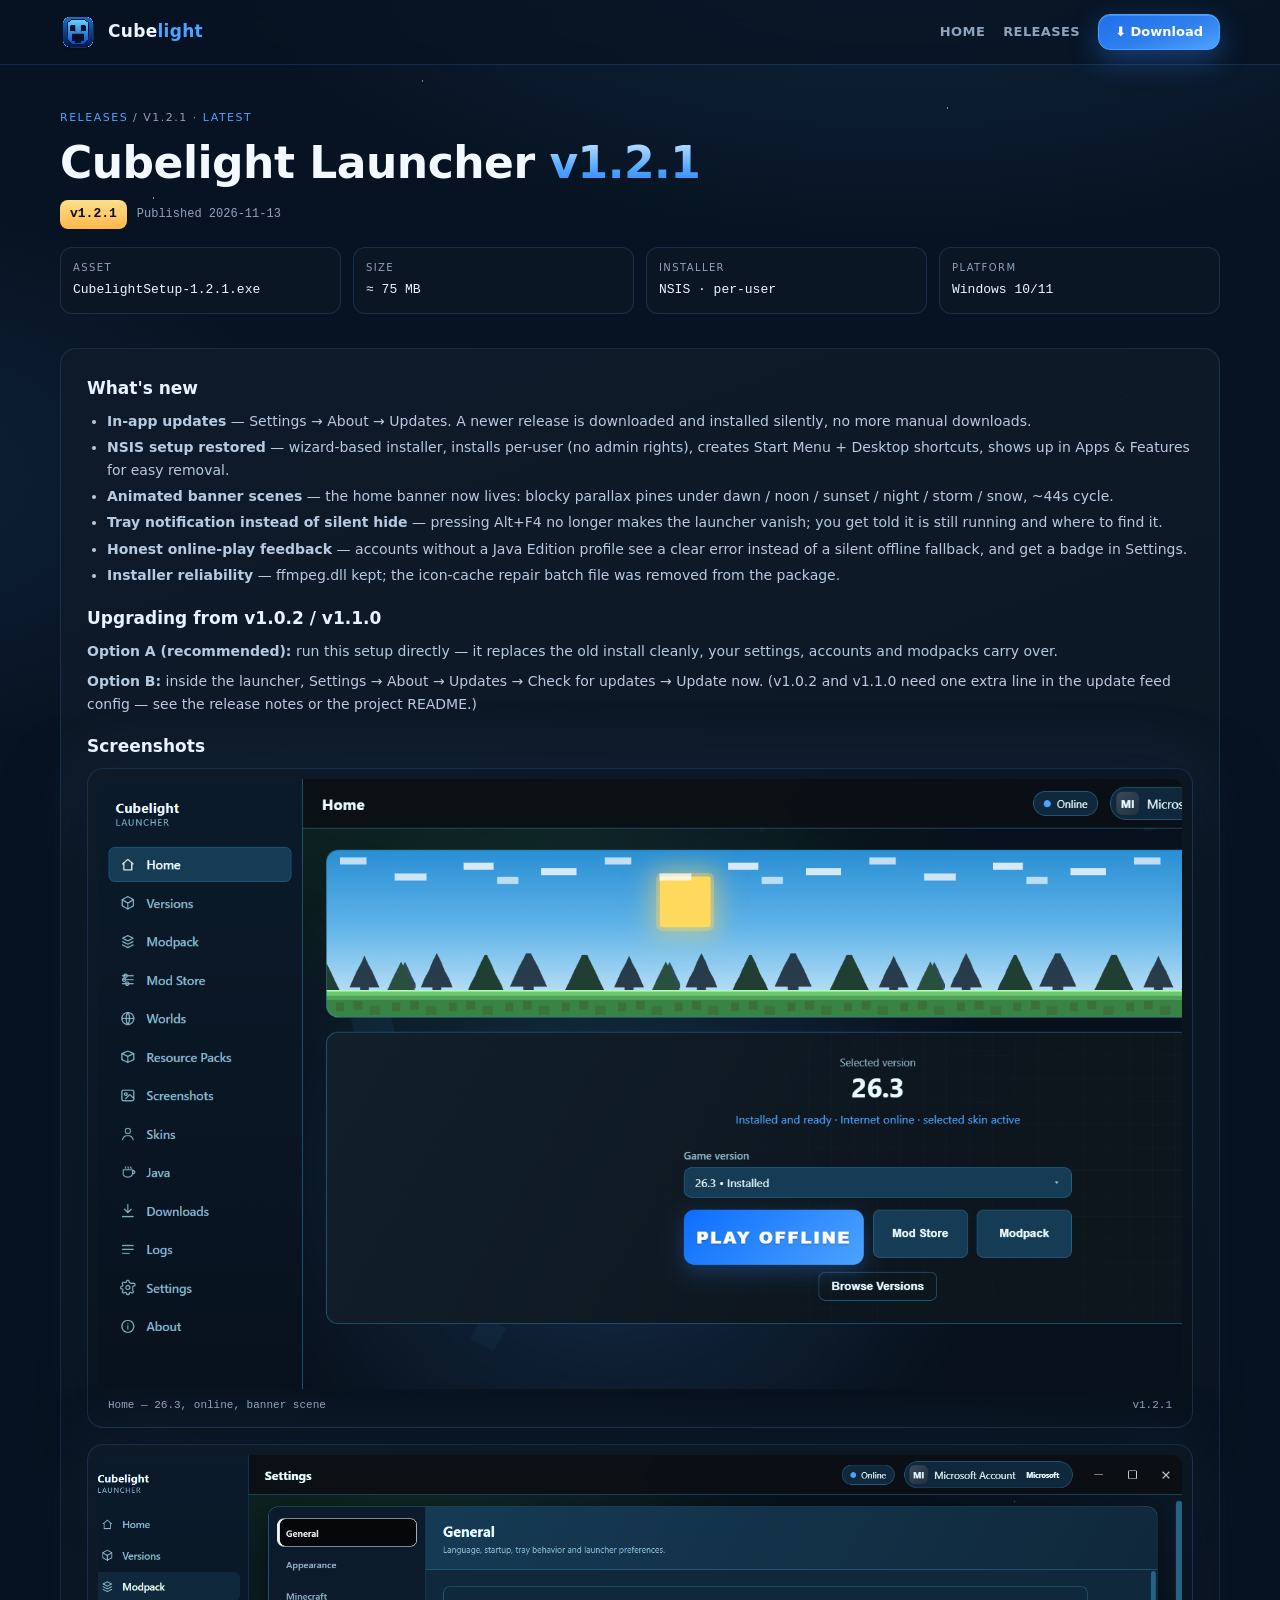
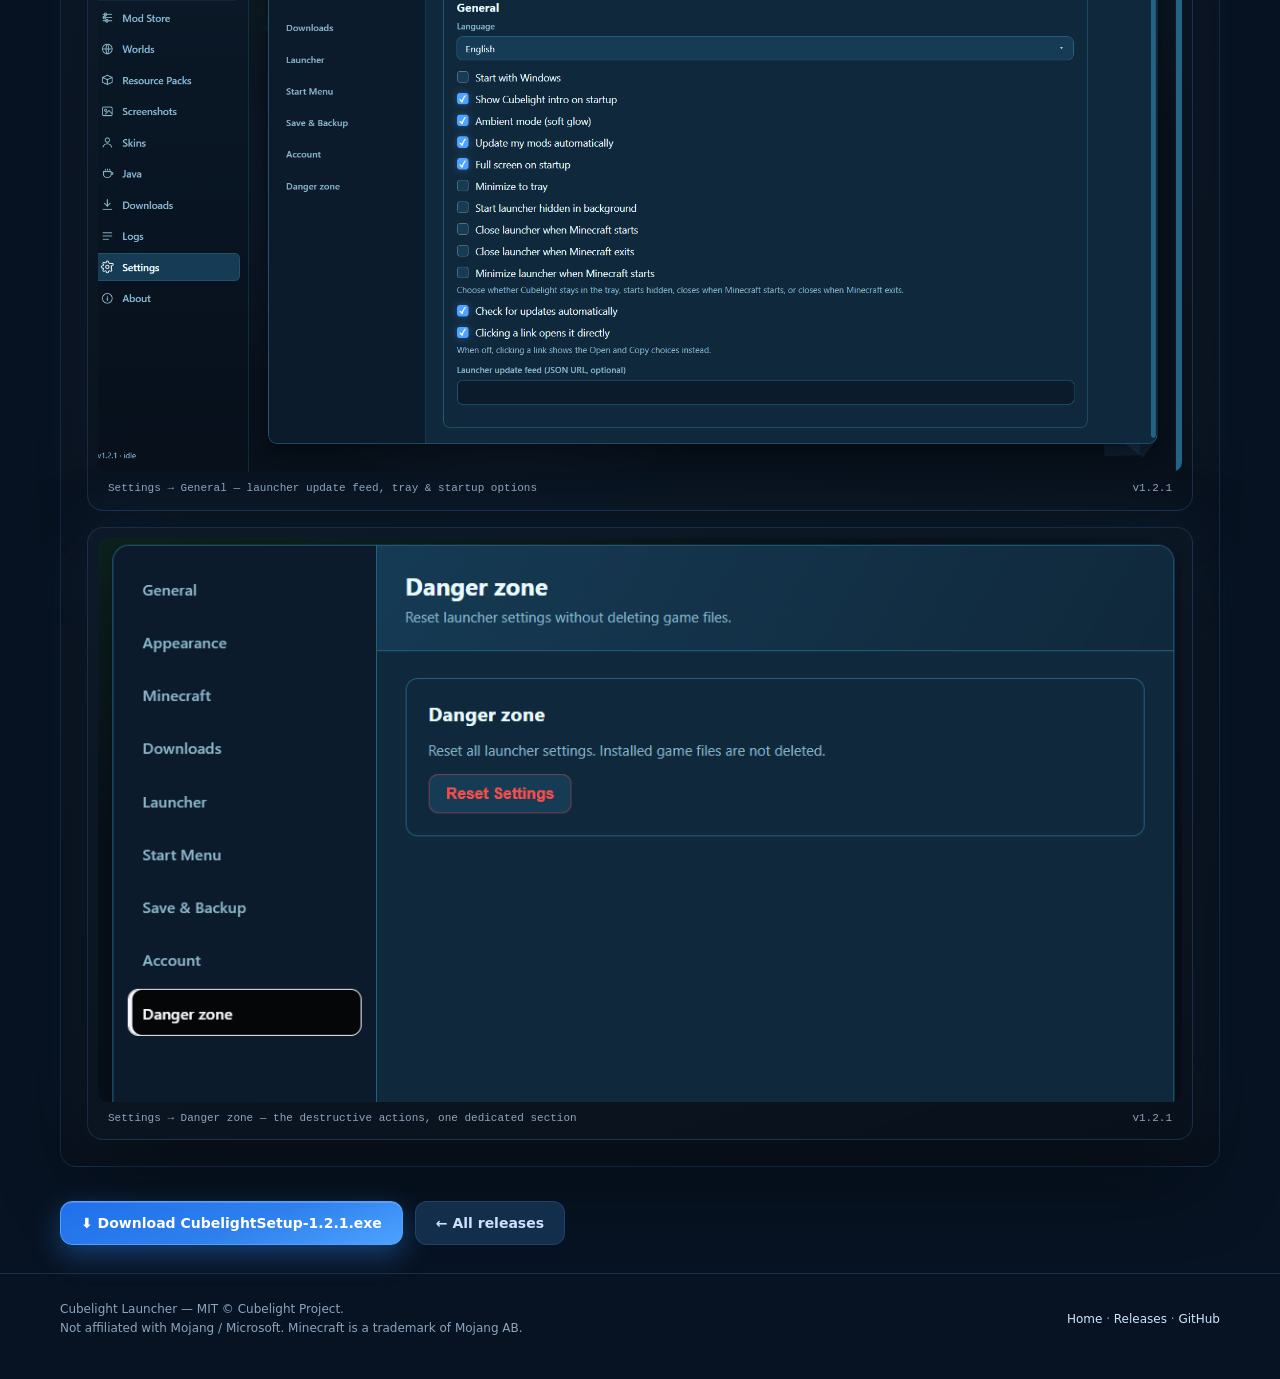
<file: docs/release-v1.2.1.html>
<!DOCTYPE html>
<html lang="en" dir="ltr">
<head>
<meta charset="utf-8">
<meta name="viewport" content="width=device-width, initial-scale=1">
<title>Cubelight Launcher v1.2.1 — Release notes</title>
<meta name="description" content="What's new in Cubelight Launcher v1.2.1: in-app updates, NSIS setup restored, animated banner scenes, tray notification, honest online-play feedback and installer reliability.">
<link rel="icon" href="assets/app-icon.png" type="image/png">
<link rel="stylesheet" href="assets/style.css">
</head>
<body class="stars">

<header class="nav">
  <div class="wrap">
    <a class="brand" href="index.html"><img src="assets/app-icon.png" alt="Cubelight icon"><span class="name">Cube<span>light</span></span></a>
    <div class="spacer"></div>
    <a class="link optional" href="index.html">Home</a>
    <a class="link" href="releases.html">Releases</a>
    <a class="btn primary small" href="https://github.com/nnssti/Cubelight-Launcher/releases/download/v1.2.1/CubelightSetup-1.2.1.exe">⬇ Download</a>
  </div>
</header>

<main>
<section class="version-hero">
  <div class="wrap">
    <p class="crumb"><a href="releases.html">Releases</a> / v1.2.1 <span style="color:var(--accent)">· Latest</span></p>
    <h1 class="release">Cubelight Launcher <span class="b">v1.2.1</span></h1>
    <div style="display:flex;gap:10px;align-items:center;margin-top:14px;flex-wrap:wrap">
      <span class="tag new">v1.2.1</span>
      <span class="meta">Published 2026-11-13</span>
    </div>

    <div class="spec-grid">
      <div class="spec"><div class="k">Asset</div><div class="v">CubelightSetup-1.2.1.exe</div></div>
      <div class="spec"><div class="k">Size</div><div class="v">≈ 75 MB</div></div>
      <div class="spec"><div class="k">Installer</div><div class="v">NSIS · per-user</div></div>
      <div class="spec"><div class="k">Platform</div><div class="v">Windows 10/11</div></div>
    </div>

    <div class="release-body">
      <h2>What's new</h2>
      <ul>
        <li><strong>In-app updates</strong> — Settings → About → Updates. A newer release is downloaded and installed silently, no more manual downloads.</li>
        <li><strong>NSIS setup restored</strong> — wizard-based installer, installs per-user (no admin rights), creates Start Menu + Desktop shortcuts, shows up in Apps &amp; Features for easy removal.</li>
        <li><strong>Animated banner scenes</strong> — the home banner now lives: blocky parallax pines under dawn / noon / sunset / night / storm / snow, ~44s cycle.</li>
        <li><strong>Tray notification instead of silent hide</strong> — pressing Alt+F4 no longer makes the launcher vanish; you get told it is still running and where to find it.</li>
        <li><strong>Honest online-play feedback</strong> — accounts without a Java Edition profile see a clear error instead of a silent offline fallback, and get a badge in Settings.</li>
        <li><strong>Installer reliability</strong> — ffmpeg.dll kept; the icon-cache repair batch file was removed from the package.</li>
      </ul>

      <h2>Upgrading from v1.0.2 / v1.1.0</h2>
      <p><strong>Option A (recommended):</strong> run this setup directly — it replaces the old install cleanly, your settings, accounts and modpacks carry over.</p>
      <p><strong>Option B:</strong> inside the launcher, Settings → About → Updates → Check for updates → Update now. (v1.0.2 and v1.1.0 need one extra line in the update feed config — see the release notes or the project README.)</p>

      <h2>Screenshots</h2>
      <figure class="shot-frame" style="margin-top:8px">
        <img src="assets/shot-home.png" alt="v1.2.1 home screen">
        <figcaption class="shot-caption"><span>Home — 26.3, online, banner scene</span><span>v1.2.1</span></figcaption>
      </figure>
      <figure class="shot-frame" style="margin-top:16px">
        <img src="assets/shots/shot-settings.png" alt="v1.2.1 settings">
        <figcaption class="shot-caption"><span>Settings → General — launcher update feed, tray &amp; startup options</span><span>v1.2.1</span></figcaption>
      </figure>
      <figure class="shot-frame" style="margin-top:16px">
        <img src="assets/shots/shot-danger-zone-after.png" alt="v1.2.1 Settings → Danger zone">
        <figcaption class="shot-caption"><span>Settings → Danger zone — the destructive actions, one dedicated section</span><span>v1.2.1</span></figcaption>
      </figure>
    </div>

    <div class="cta" style="padding-bottom:20px">
      <a class="btn primary" href="https://github.com/nnssti/Cubelight-Launcher/releases/download/v1.2.1/CubelightSetup-1.2.1.exe">⬇ Download CubelightSetup-1.2.1.exe</a>
      <a class="btn" href="releases.html">← All releases</a>
    </div>
  </div>
</section>
</main>

<footer>
  <div class="wrap foot-wrap">
    <span>Cubelight Launcher — MIT © Cubelight Project.<br>Not affiliated with Mojang / Microsoft. Minecraft is a trademark of Mojang AB.</span>
    <span><a href="index.html">Home</a> · <a href="releases.html">Releases</a> · <a href="https://github.com/nnssti/Cubelight-Launcher">GitHub</a></span>
  </div>
</footer>
</body>
</html>
</file>
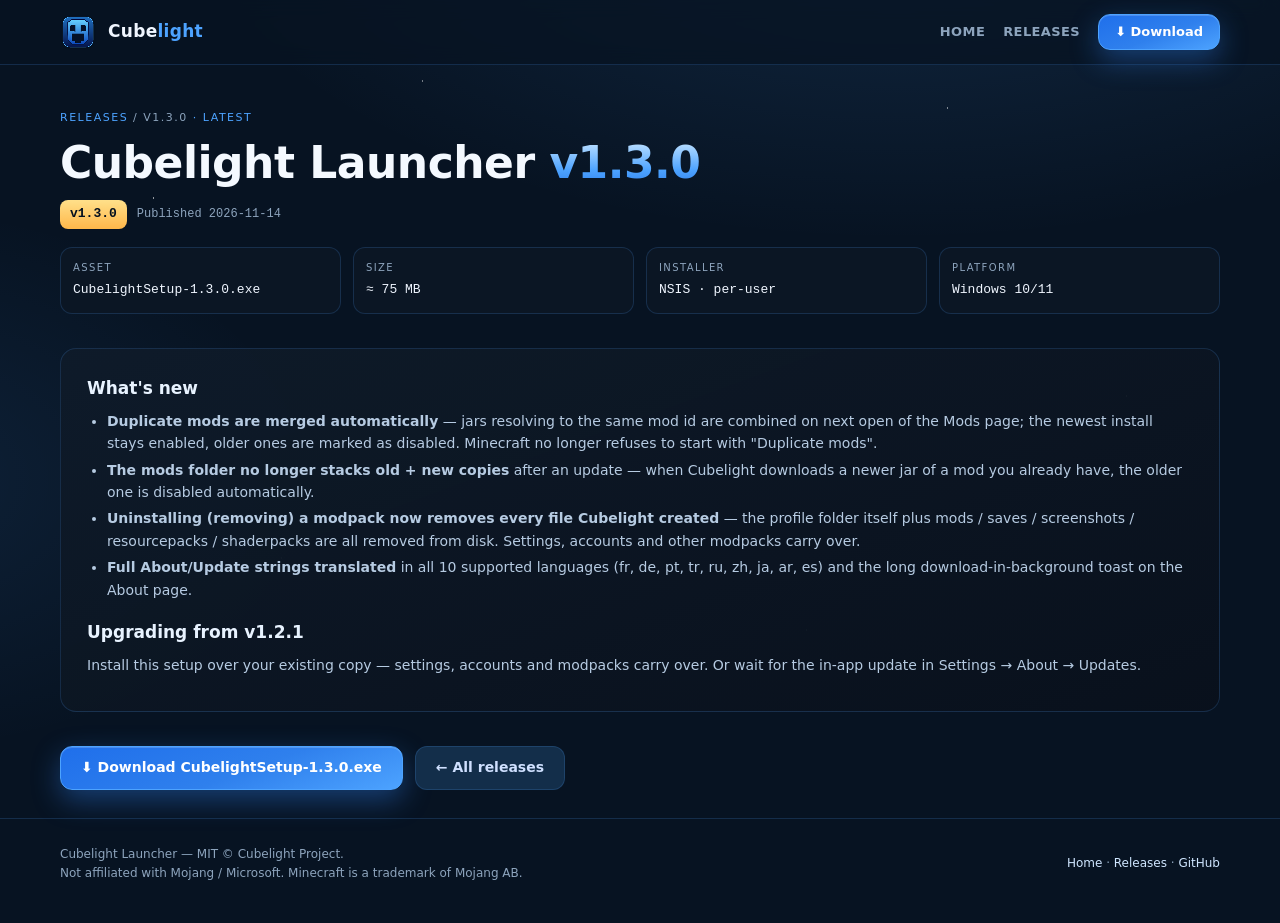
<file: docs/release-v1.3.0.html>
<!DOCTYPE html>
<html lang="en" dir="ltr">
<head>
<meta charset="utf-8">
<meta name="viewport" content="width=device-width, initial-scale=1">
<title>Cubelight Launcher v1.3.0 — Release notes</title>
<meta name="description" content="Cubelight Launcher v1.3.0: bug fixes — duplicate mods merged by mod id, modpack deletion now removes all files, full About/Update translations for 10 languages.">
<link rel="icon" href="assets/app-icon.png" type="image/png">
<link rel="stylesheet" href="assets/style.css">
</head>
<body class="stars">

<header class="nav">
  <div class="wrap">
    <a class="brand" href="index.html"><img src="assets/app-icon.png" alt="Cubelight icon"><span class="name">Cube<span>light</span></span></a>
    <div class="spacer"></div>
    <a class="link optional" href="index.html">Home</a>
    <a class="link" href="releases.html">Releases</a>
    <a class="btn primary small" href="https://github.com/nnssti/Cubelight-Launcher/releases/download/v1.3.0/CubelightSetup-1.3.0.exe">⬇ Download</a>
  </div>
</header>

<main>
<section class="version-hero">
  <div class="wrap">
    <p class="crumb"><a href="releases.html">Releases</a> / v1.3.0 <span style="color:var(--accent)">· Latest</span></p>
    <h1 class="release">Cubelight Launcher <span class="b">v1.3.0</span></h1>
    <div style="display:flex;gap:10px;align-items:center;margin-top:14px;flex-wrap:wrap">
      <span class="tag new">v1.3.0</span>
      <span class="meta">Published 2026-11-14</span>
    </div>

    <div class="spec-grid">
      <div class="spec"><div class="k">Asset</div><div class="v">CubelightSetup-1.3.0.exe</div></div>
      <div class="spec"><div class="k">Size</div><div class="v">≈ 75 MB</div></div>
      <div class="spec"><div class="k">Installer</div><div class="v">NSIS · per-user</div></div>
      <div class="spec"><div class="k">Platform</div><div class="v">Windows 10/11</div></div>
    </div>

    <div class="release-body">
      <h2>What's new</h2>
      <ul>
        <li><strong>Duplicate mods are merged automatically</strong> — jars resolving to the same mod id are combined on next open of the Mods page; the newest install stays enabled, older ones are marked as disabled. Minecraft no longer refuses to start with "Duplicate mods".</li>
        <li><strong>The mods folder no longer stacks old + new copies</strong> after an update — when Cubelight downloads a newer jar of a mod you already have, the older one is disabled automatically.</li>
        <li><strong>Uninstalling (removing) a modpack now removes every file Cubelight created</strong> — the profile folder itself plus mods / saves / screenshots / resourcepacks / shaderpacks are all removed from disk. Settings, accounts and other modpacks carry over.</li>
        <li><strong>Full About/Update strings translated</strong> in all 10 supported languages (fr, de, pt, tr, ru, zh, ja, ar, es) and the long download-in-background toast on the About page.</li>
      </ul>

      <h2>Upgrading from v1.2.1</h2>
      <p>Install this setup over your existing copy — settings, accounts and modpacks carry over. Or wait for the in-app update in Settings → About → Updates.</p>
    </div>

    <div class="cta" style="padding-bottom:20px">
      <a class="btn primary" href="https://github.com/nnssti/Cubelight-Launcher/releases/download/v1.3.0/CubelightSetup-1.3.0.exe">⬇ Download CubelightSetup-1.3.0.exe</a>
      <a class="btn" href="releases.html">← All releases</a>
    </div>
  </div>
</section>
</main>

<footer>
  <div class="wrap foot-wrap">
    <span>Cubelight Launcher — MIT © Cubelight Project.<br>Not affiliated with Mojang / Microsoft. Minecraft is a trademark of Mojang AB.</span>
    <span><a href="index.html">Home</a> · <a href="releases.html">Releases</a> · <a href="https://github.com/nnssti/Cubelight-Launcher">GitHub</a></span>
  </div>
</footer>
</body>
</html>
</file>
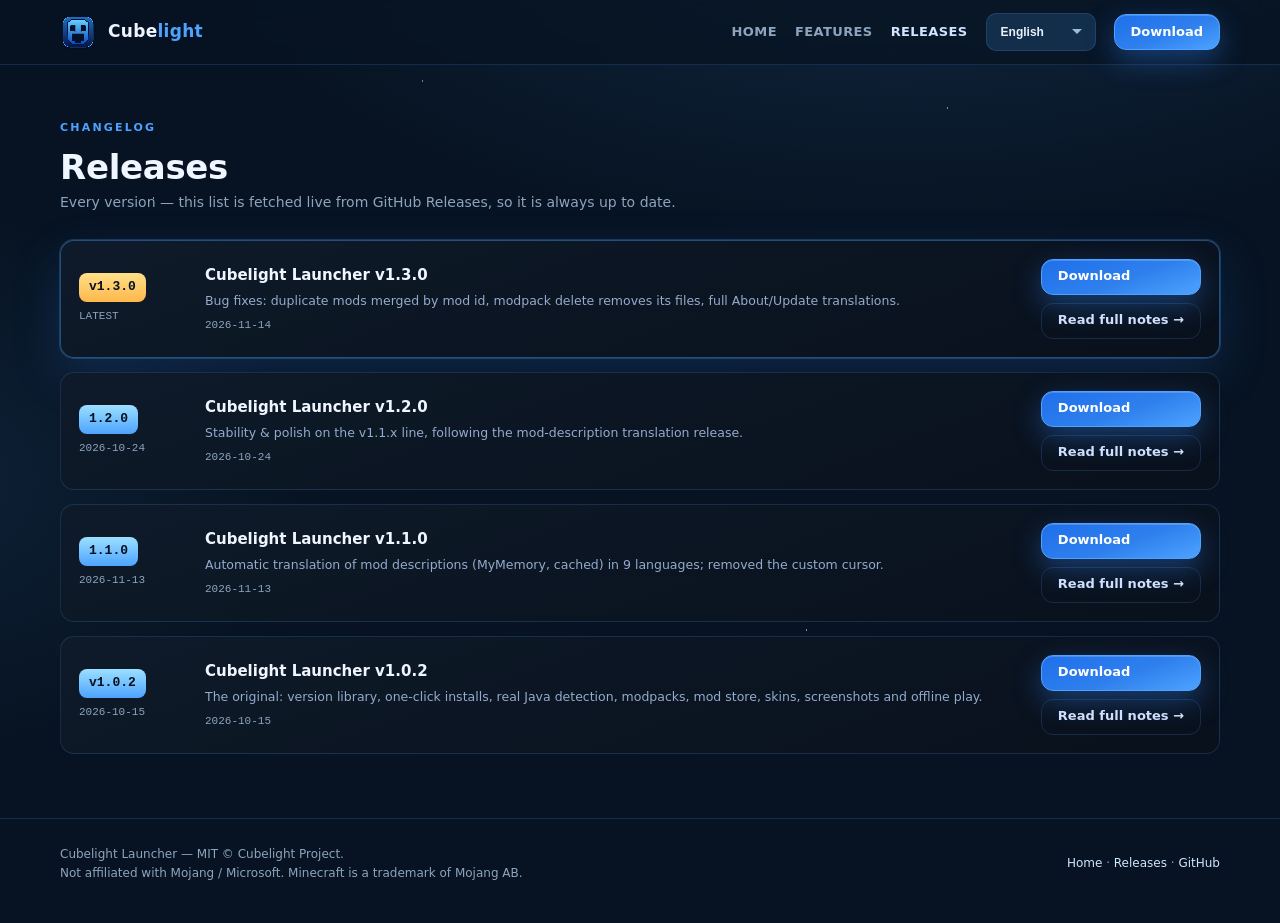
<file: docs/releases.html>
<!DOCTYPE html>
<html lang="en" dir="ltr">
<head>
<meta charset="utf-8">
<meta name="viewport" content="width=device-width, initial-scale=1">
<title>Releases — Cubelight Launcher</title>
<meta name="description" content="Every Cubelight Launcher release with full notes — pulled live from GitHub Releases.">
<link rel="icon" href="assets/app-icon.png" type="image/png">
<link rel="stylesheet" href="assets/style.css">
</head>
<body class="stars">

<header class="nav">
  <div class="wrap">
    <a class="brand" href="index.html"><img src="assets/app-icon.png" alt="Cubelight icon"><span class="name">Cube<span>light</span></span></a>
    <div class="spacer"></div>
    <a class="link optional" href="index.html" data-i18n="nav.home">Home</a>
    <a class="link optional" href="features.html" data-i18n="nav.features">Features</a>
    <a class="link active" href="releases.html" data-i18n="nav.releases">Releases</a>
    <select class="lang-select" aria-label="Language"></select>
    <a class="btn primary small" href="https://github.com/nnssti/Cubelight-Launcher/releases/latest" data-i18n="nav.download">Download</a>
  </div>
</header>

<main>
<section style="padding-top:48px">
  <div class="wrap">
    <p class="eyebrow" data-i18n="releases.eyebrow">Changelog</p>
    <h1 class="section-title" style="font-size:34px" data-i18n="releases.title">Releases</h1>
    <p class="section-sub" data-i18n="releases.sub">Every version of Cubelight Launcher — this list is fetched live from GitHub Releases, so it is always up to date.</p>
    <div class="releases" id="releases-list"><div class="loading" data-i18n="releases.loading">Loading releases from GitHub…</div></div>
  </div>
</section>
</main>

<footer>
  <div class="wrap foot-wrap">
    <span data-i18n="footer.copy" data-i18n-html="true">Cubelight Launcher — MIT © Cubelight Project.<br>Not affiliated with Mojang / Microsoft.</span>
    <span><a href="index.html" data-i18n="footer.home">Home</a> · <a href="https://github.com/nnssti/Cubelight-Launcher/releases" data-i18n="footer.releases">Releases</a> · <a href="https://github.com/nnssti/Cubelight-Launcher" data-i18n="footer.github">GitHub</a></span>
  </div>
</footer>
<script src="assets/i18n.js"></script>
<script>document.addEventListener('DOMContentLoaded', function () { CI18N.mount(); });</script>

<script>
/* Releases are loaded live from the GitHub API — upload a new release and this
   page shows it automatically. Falls back to a baked-in list if the API is
   unreachable (offline view, rate limit). */
(function () {
  var API = 'https://api.github.com/repos/nnssti/Cubelight-Launcher/releases?per_page=20';
  var VERSION_PAGES = { 'v1.3.0': 'release-v1.3.0.html', 'v1.2.1': 'release-v1.2.1.html', 'v1.1.0': 'release-1.1.0.html', '1.1.0': 'release-1.1.0.html', 'v1.0.2': 'release-v1.0.2.html', '1.2.0': 'release-1.2.0.html' };
  var FALLBACK = [
    { tag: 'v1.3.0', name: 'Cubelight Launcher v1.3.0', date: '2026-11-14', notes: 'Bug fixes: duplicate mods merged by mod id, modpack delete removes its files, full About/Update translations.' },
    { tag: '1.2.0', name: 'Cubelight Launcher  v1.2.0', date: '2026-10-24', notes: 'Stability & polish on the v1.1.x line, following the mod-description translation release.' },
    { tag: '1.1.0', name: 'Cubelight Launcher v1.1.0', date: '2026-11-13', notes: 'Automatic translation of mod descriptions (MyMemory, cached) in 9 languages; removed the custom cursor.' },
    { tag: 'v1.0.2', name: 'Cubelight Launcher v1.0.2', date: '2026-10-15', notes: 'The original: version library, one-click installs, real Java detection, modpacks, mod store, skins, screenshots and offline play.' }
  ];

  var list = document.getElementById('releases-list');

  function escapeHtml(s) {
    return String(s).replace(/[&<>"']/g, function (c) {
      return { '&': '&amp;', '<': '&lt;', '>': '&gt;', '"': '&quot;', "'": '&#39;' }[c];
    });
  }

  function renderItem(item) {
    var tag = item.tag;
    var name = item.name || ('Cubelight Launcher ' + tag);
    var notes = (item.notes || '').trim().split(/\n+/).filter(function (l) { return l.trim(); })[0] || '';
    var page = VERSION_PAGES[tag];
    var latest = item.index === 0;
    var card = document.createElement('article');
    card.className = 'rel' + (latest ? ' latest' : '');
    var downloads = item.assetUrl
      ? '<a class="btn small primary" href="' + escapeHtml(item.assetUrl) + '">Download</a>'
      : '<a class="btn small" href="https://github.com/nnssti/Cubelight-Launcher/releases">Download</a>';
    var more = page
      ? '<a class="btn small ghost" href="' + page + '">Read full notes →</a>'
      : '<a class="btn small ghost" href="https://github.com/nnssti/Cubelight-Launcher/releases/tag/' + encodeURIComponent(tag) + '">Read on GitHub →</a>';
    card.innerHTML =
      '<div><span class="tag' + (latest ? ' new' : '') + '">' + escapeHtml(tag) + '</span>' + (latest ? '<div class="date">LATEST</div>' : '<div class="date">' + escapeHtml(item.date || '') + '</div>') + '</div>' +
      '<div><h3>' + escapeHtml(name) + '</h3>' + (notes ? '<p>' + escapeHtml(notes) + '</p>' : '') + '<div class="date">' + escapeHtml(item.date || '') + '</div></div>' +
      '<div class="rel-actions">' + downloads + more + '</div>';
    return card;
  }

  function render(items) {
    list.innerHTML = '';
    items.forEach(function (item, i) { item.index = i; list.appendChild(renderItem(item)); });
  }

  function fallback() {
    render(FALLBACK.map(function (f) {
      return { tag: f.tag, name: f.name, notes: f.notes, date: f.date, assetUrl: 'https://github.com/nnssti/Cubelight-Launcher/releases/download/' + encodeURIComponent(f.tag) + '/CubelightSetup-' + f.tag.replace(/^v/, '') + '.exe' };
    }));
  }

  fetch(API, { headers: { Accept: 'application/vnd.github+json' } })
    .then(function (r) { if (!r.ok) throw new Error('HTTP ' + r.status); return r.json(); })
    .then(function (releases) {
      if (!Array.isArray(releases) || releases.length === 0) throw new Error('empty');
      var items = releases
        .filter(function (r) { return r && !r.draft; })
        .map(function (r) {
          var asset = (r.assets || []).find(function (a) { return /cubelightsetup.*\.exe$/i.test(a.name || ''); });
          return {
            tag: r.tag_name,
            name: r.name,
            notes: (r.body || '').trim(),
            date: (r.published_at || '').substring(0, 10),
            assetUrl: asset ? asset.browser_download_url : null
          };
        });
      render(items);
    })
    .catch(fallback);
})();
</script>
</body>
</html>
</file>
<file: docs/assets/style.css>
/* Cubelight Launcher — site design system */
:root {
  --bg: #071322;
  --panel: #0f1b2a;
  --panel-2: #0b1624;
  --line: rgba(77, 163, 255, 0.18);
  --line-strong: rgba(77, 163, 255, 0.4);
  --accent: #4da3ff;
  --accent-strong: #2f80ed;
  --muted: #8da4bd;
  --text: #e8f1fa;
  --text-bright: #f0f6ff;
}
* { box-sizing: border-box; margin: 0; padding: 0; }
html { scroll-behavior: smooth; }
body {
  background: radial-gradient(1200px 600px at 70% -120px, rgba(77,163,255,.16), transparent 60%),
              radial-gradient(800px 500px at -10% 480px, rgba(77,163,255,.10), transparent 55%),
              var(--bg);
  color: var(--text);
  font-family: "Segoe UI", system-ui, -apple-system, sans-serif;
  line-height: 1.6;
  overflow-x: hidden;
}
.stars::after {
  content: ""; position: fixed; inset: 0; pointer-events: none; z-index: 0;
  background-image:
    radial-gradient(1.3px 1.3px at 12% 22%, rgba(255,255,255,.7) 50%, transparent 50%),
    radial-gradient(1.1px 1.1px at 33% 9%,  rgba(255,255,255,.55) 50%, transparent 50%),
    radial-gradient(1.6px 1.6px at 58% 30%, rgba(255,255,255,.8) 50%, transparent 50%),
    radial-gradient(1.2px 1.2px at 74% 12%,  rgba(255,255,255,.6) 50%, transparent 50%),
    radial-gradient(1.5px 1.5px at 88% 44%,  rgba(255,255,255,.75) 50%, transparent 50%),
    radial-gradient(1.1px 1.1px at 22% 62%,  rgba(255,255,255,.5) 50%, transparent 50%),
    radial-gradient(1.5px 1.5px at 63% 70%,  rgba(255,255,255,.65) 50%, transparent 50%);
  opacity: .8;
}
.wrap { width: min(1160px, 94vw); margin: 0 auto; position: relative; z-index: 1; }

/* ---- nav ---- */
header.nav { position: sticky; top: 0; z-index: 30; backdrop-filter: blur(10px);
  background: rgba(7,19,34,.75); border-bottom: 1px solid var(--line); }
.nav .wrap { display: flex; align-items: center; gap: 18px; height: 64px; }
.brand { display: flex; align-items: center; gap: 12px; text-decoration: none; color: inherit; }
.brand img { width: 36px; height: 36px; image-rendering: pixelated; }
.brand .name { font-weight: 800; font-size: 17px; letter-spacing: .3px; color: #f0f6ff; }
.brand .name span { color: var(--accent); }
.nav .spacer { flex: 1; }
.nav a.link { color: var(--muted); text-decoration: none; font-size: 13px; font-weight: 700;
  letter-spacing: .4px; text-transform: uppercase; }
.nav a.link:hover, .nav a.link.active { color: #cfe6ff; }

/* ---- buttons ---- */
.btn { display: inline-flex; align-items: center; gap: 8px; height: 44px; padding: 0 20px;
  border-radius: 12px; border: 1px solid var(--line); background: rgba(22,50,79,.9);
  color: #cfe0ff; font-size: 14px; font-weight: 700; text-decoration: none; cursor: pointer;
  transition: transform .15s, box-shadow .15s, background .15s, border-color .15s; }
.btn:hover { transform: translateY(-1px); border-color: var(--accent); }
.btn.primary { background: linear-gradient(160deg, #1f6feb 0%, #2f80ed 55%, #4da3ff 100%);
  border-color: var(--accent); color: #fff;
  box-shadow: 0 10px 28px rgba(47,128,237,.4), inset 0 1px 0 rgba(255,255,255,.18); }
.btn.primary:hover { box-shadow: 0 14px 34px rgba(77,163,255,.5); }
.btn.small { height: 36px; font-size: 13px; padding: 0 16px; }
.btn.ghost { background: transparent; }

/* ---- generic sections ---- */
section { padding: 64px 0; }
.section-title { font-size: 28px; font-weight: 800; color: var(--text-bright); letter-spacing: -.3px; }
.section-sub { color: var(--muted); margin-top: 6px; font-size: 14px; }
.eyebrow { font-size: 11px; letter-spacing: 2.2px; text-transform: uppercase; color: var(--accent); font-weight: 700; margin-bottom: 12px; }
.meta { color: var(--muted); font-size: 12px; font-family: Consolas, "Cascadia Code", monospace; }

/* ---- cards ---- */
.card { background: linear-gradient(160deg, rgba(15,27,42,.94), rgba(9,17,28,.97));
  border: 1px solid var(--line); border-radius: 14px; padding: 18px;
  box-shadow: 0 14px 40px rgba(0,0,0,.35); }
.card h3 { font-size: 15px; color: #e8f3ff; margin-bottom: 6px; }
.card p { font-size: 12.5px; color: #93abcd; }
.icon { font-size: 20px; margin-bottom: 8px; }

/* ---- hero / home ---- */
.hero { padding: 52px 0 28px; position: relative; }
.hero .wrap { display: grid; grid-template-columns: 1fr 1.05fr; gap: 40px; align-items: center; }
.hero-bg { position: absolute; inset: 0; z-index: 0; pointer-events: none;
  background-image: url('assets/hero.png'); background-size: cover; background-position: center bottom;
  opacity: .55; mask-image: linear-gradient(180deg, transparent 0%, black 28%, black 78%, transparent 100%);
  -webkit-mask-image: linear-gradient(180deg, transparent 0%, black 28%, black 78%, transparent 100%); }
.eyebrow { display: inline-block; }
h1 { font-size: clamp(32px, 4.6vw, 54px); line-height: 1.08; font-weight: 900; color: #f4f9ff; letter-spacing: -.5px; }
h1 .b { background: linear-gradient(180deg, #cfeaff 0%, #4da3ff 65%, #2f80ed 100%);
  -webkit-background-clip: text; background-clip: text; color: transparent; -webkit-text-fill-color: transparent; }
.sub { margin: 18px 0 26px; color: #9db6d2; font-size: 16.5px; max-width: 46ch; }
.cta { display: flex; gap: 12px; flex-wrap: wrap; align-items: center; }

.shot-frame { border-radius: 16px; border: 1px solid var(--line);
  background: linear-gradient(160deg, rgba(15,27,42,.9), rgba(9,17,28,.95));
  box-shadow: 0 30px 80px rgba(0,0,0,.6), 0 0 70px rgba(77,163,255,.15); padding: 10px; }
.shot-frame img { width: 100%; display: block; border-radius: 10px; }
.shot-caption { display: flex; justify-content: space-between; gap: 8px; padding: 8px 10px 2px;
  font-size: 11px; color: var(--muted); font-family: Consolas, monospace; }

/* ---- gallery ---- */
.gallery { display: grid; grid-template-columns: repeat(3, 1fr); gap: 14px; margin-top: 26px; }
.shot { position: relative; border-radius: 14px; overflow: hidden; border: 1px solid var(--line);
  background: var(--panel-2); cursor: zoom-in; padding: 0; text-align: left; }
.shot img { width: 100%; height: 190px; object-fit: cover; display: block; transition: transform .3s; }
.shot:hover img { transform: scale(1.04); }
.shot .tag { position: absolute; left: 10px; bottom: 10px; font-size: 11px; font-weight: 700;
  color: #04101f; background: linear-gradient(180deg, #9be0ff, #4da3ff); padding: 3px 10px; border-radius: 7px; }
.lightbox { position: fixed; inset: 0; z-index: 60; background: rgba(4,10,18,.86); display: none;
  align-items: center; justify-content: center; flex-direction: column; gap: 12px; }
.lightbox.open { display: flex; }
.lightbox img { max-width: min(1200px, 94vw); max-height: 82vh; border-radius: 10px; border: 1px solid var(--line-strong); }
.lightbox p { color: var(--muted); font-size: 12px; font-family: Consolas, monospace; }
.lightbox button { position: absolute; top: 18px; right: 22px; width: 42px; height: 42px; border-radius: 10px;
  border: 1px solid var(--line-strong); background: var(--panel); color: var(--text); font-size: 20px; cursor: pointer; }

/* ---- features ---- */
.features { display: grid; grid-template-columns: repeat(4, 1fr); gap: 14px; margin-top: 26px; }

/* ---- releases list ---- */
.releases { display: flex; flex-direction: column; gap: 14px; margin-top: 26px; }
.rel { display: grid; grid-template-columns: 108px 1fr auto; gap: 18px; align-items: center;
  padding: 18px; border-radius: 14px; border: 1px solid var(--line);
  background: linear-gradient(160deg, rgba(15,27,42,.94), rgba(9,17,28,.97)); }
.rel.latest { border-color: var(--line-strong); box-shadow: 0 0 0 1px rgba(77,163,255,.25), 0 18px 50px rgba(47,128,237,.18); }
.tag { display: inline-block; font-family: Consolas, monospace; font-size: 13px; color: #04101f;
  background: linear-gradient(180deg, #9be0ff, #4da3ff); padding: 4px 10px; border-radius: 8px; font-weight: 700; }
.rel h3 { font-size: 15px; color: var(--text-bright); }
.rel p { font-size: 12.5px; color: #93abcd; margin-top: 4px; }
.rel .date { font-size: 11px; color: var(--muted); font-family: Consolas, monospace; margin-top: 6px; }
.rel .btn { white-space: nowrap; }
.rel-actions { display: flex; flex-direction: column; gap: 8px; }
.tag.new { background: linear-gradient(180deg, #ffe08a, #ffb74a); }
.loading, .error { color: var(--muted); font-size: 13px; padding: 22px; text-align: center; border: 1px dashed var(--line); border-radius: 14px; margin-top: 26px; }

/* ---- version pages ---- */
.version-hero { padding: 44px 0 8px; }
.crumb { font-size: 11px; color: var(--muted); text-transform: uppercase; letter-spacing: 1.5px; margin-bottom: 12px; }
.crumb a { color: var(--accent); text-decoration: none; }
h1.release { font-size: clamp(28px, 4vw, 44px); font-weight: 900; color: #f4f9ff; }
.release-body { margin: 34px 0; padding: 26px; border-radius: 16px; border: 1px solid var(--line);
  background: linear-gradient(160deg, rgba(15,27,42,.94), rgba(9,17,28,.97)); }
.release-body h2 { font-size: 17px; margin: 18px 0 8px; color: #e8f3ff; }
.release-body h2:first-child { margin-top: 0; }
.release-body p { color: #b6cbe2; font-size: 14px; margin-bottom: 8px; }
.release-body ul { padding-left: 20px; margin: 6px 0 10px; }
.release-body li { color: #b6cbe2; font-size: 14px; margin: 4px 0; }
.spec-grid { display: grid; grid-template-columns: repeat(4, 1fr); gap: 12px; margin-top: 18px; }
.spec { background: var(--panel-2); border: 1px solid var(--line); border-radius: 12px; padding: 12px; }
.spec .k { font-size: 10px; letter-spacing: 1.4px; text-transform: uppercase; color: var(--muted); }
.spec .v { font-size: 13px; color: var(--text-bright); margin-top: 4px; font-family: Consolas, monospace; }

/* ---- footer ---- */
footer { border-top: 1px solid var(--line); padding: 26px 0 40px; color: var(--muted); font-size: 12px; }
.foot-wrap { display: flex; gap: 14px; justify-content: space-between; flex-wrap: wrap; align-items: center; }
footer a { color: #cfe6ff; text-decoration: none; }
footer a:hover { text-decoration: underline; }

@media (max-width: 900px) {
  .hero .wrap { grid-template-columns: 1fr; }
  .features { grid-template-columns: repeat(2, 1fr); }
  .gallery { grid-template-columns: repeat(2, 1fr); }
  .rel { grid-template-columns: 1fr; }
  .spec-grid { grid-template-columns: repeat(2, 1fr); }
  .nav a.optional { display: none; }
}
@media (max-width: 560px) {
  .features { grid-template-columns: 1fr; }
  .gallery { grid-template-columns: 1fr; }
}

/* ---- custom scrollbar ---- */
:root { scrollbar-color: #4da3ff #0b1624; scrollbar-width: thin; }
::-webkit-scrollbar { width: 10px; height: 10px; }
::-webkit-scrollbar-track { background: #0b1624; border-left: 1px solid rgba(77,163,255,.15); }
::-webkit-scrollbar-thumb { background: linear-gradient(180deg, #4da3ff 0%, #2f80ed 100%); border-radius: 999px; border: 2px solid #0b1624; box-shadow: 0 0 12px rgba(77,163,255,.45); }
::-webkit-scrollbar-thumb:hover { box-shadow: 0 0 18px rgba(77,163,255,.7); }
::-webkit-scrollbar-corner { background: #0b1624; }

/* ---- language dropdown ---- */
select.lang-select { height: 38px; padding: 0 34px 0 14px; border-radius: 10px; border: 1px solid var(--line); background: rgba(22,50,79,.9); color: var(--text); font-size: 12px; font-weight: 700; cursor: pointer; appearance: none; background-image: url("data:image/svg+xml;utf8,<svg xmlns='http://www.w3.org/2000/svg' width='12' height='8' viewBox='0 0 12 8'><path fill='%2399bcd8' d='M1 1l5 5 5-5'/></svg>"); background-repeat: no-repeat; background-position: right 12px center; }
select.lang-select:focus { outline: 2px solid var(--accent); border-color: var(--accent); }
select.lang-select option { background: #0f1b2a; color: var(--text); }

/* ---- watch section ---- */
.watch-grid { display: grid; grid-template-columns: repeat(2, 1fr); gap: 18px; margin-top: 24px; }
.media-card { background: linear-gradient(160deg, rgba(15,27,42,.94), rgba(9,17,28,.97)); border: 1px solid var(--line); border-radius: 14px; padding: 12px; box-shadow: 0 14px 40px rgba(0,0,0,.35); }
.media-card video { width: 100%; aspect-ratio: 16/9; display: block; border-radius: 10px; background: #000; }
.media-card figcaption { display: flex; justify-content: space-between; gap: 8px; padding: 10px 6px 2px; font-size: 12px; color: var(--muted); }
.media-card figcaption b { color: var(--text-bright); }
@media (max-width: 900px) { .watch-grid { grid-template-columns: 1fr; } }
</file>
